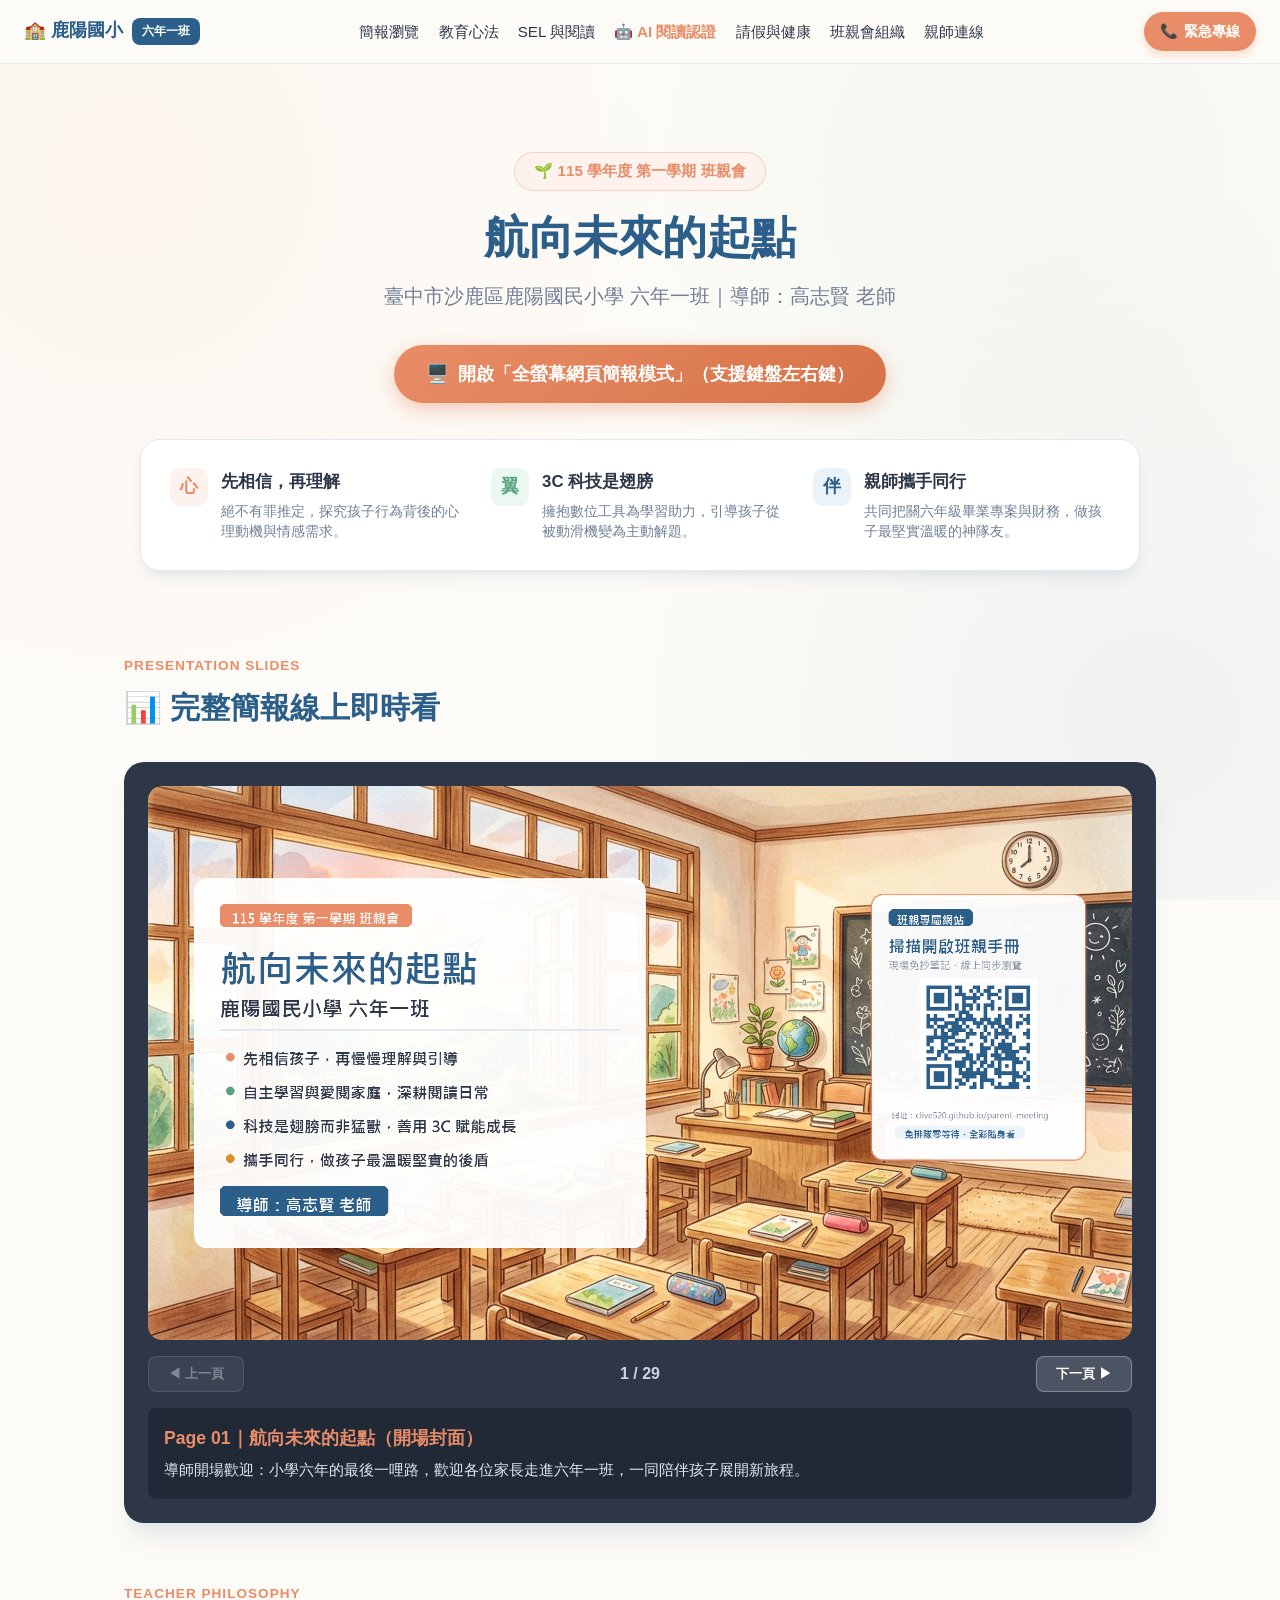
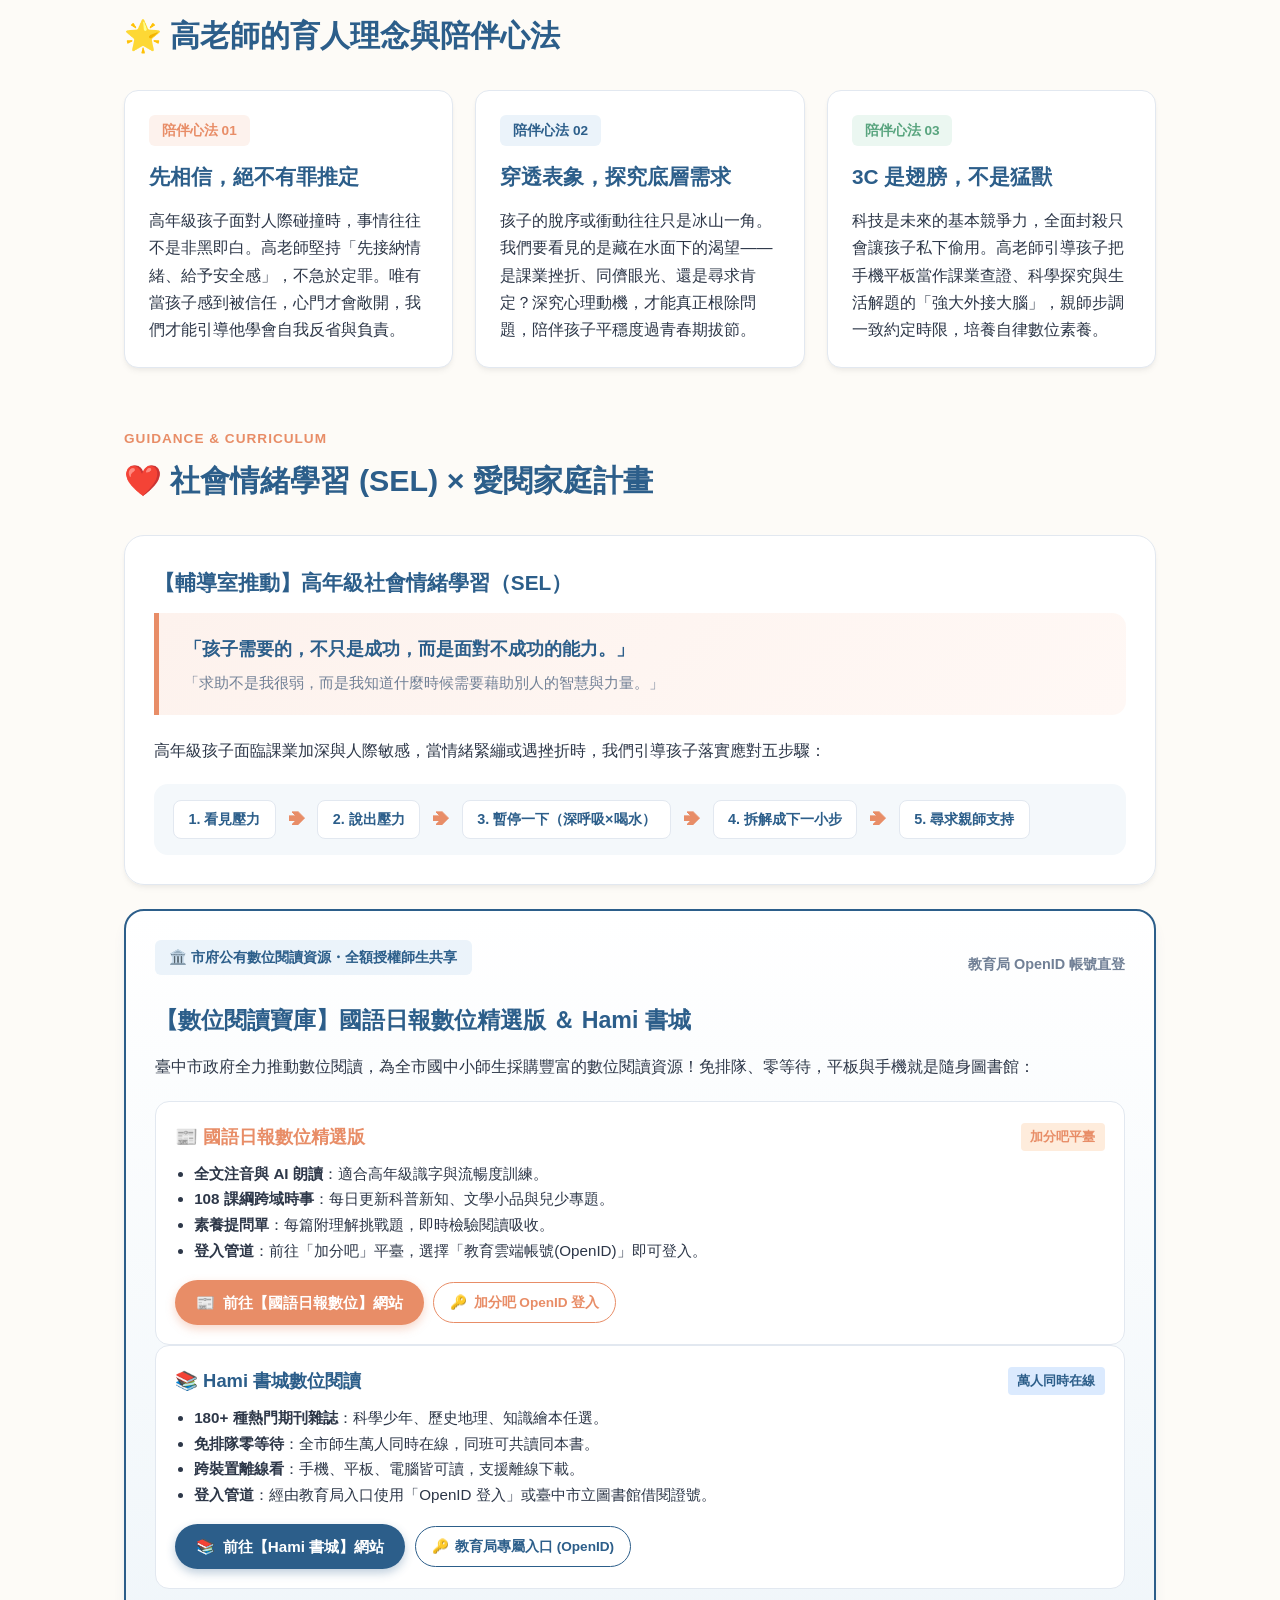
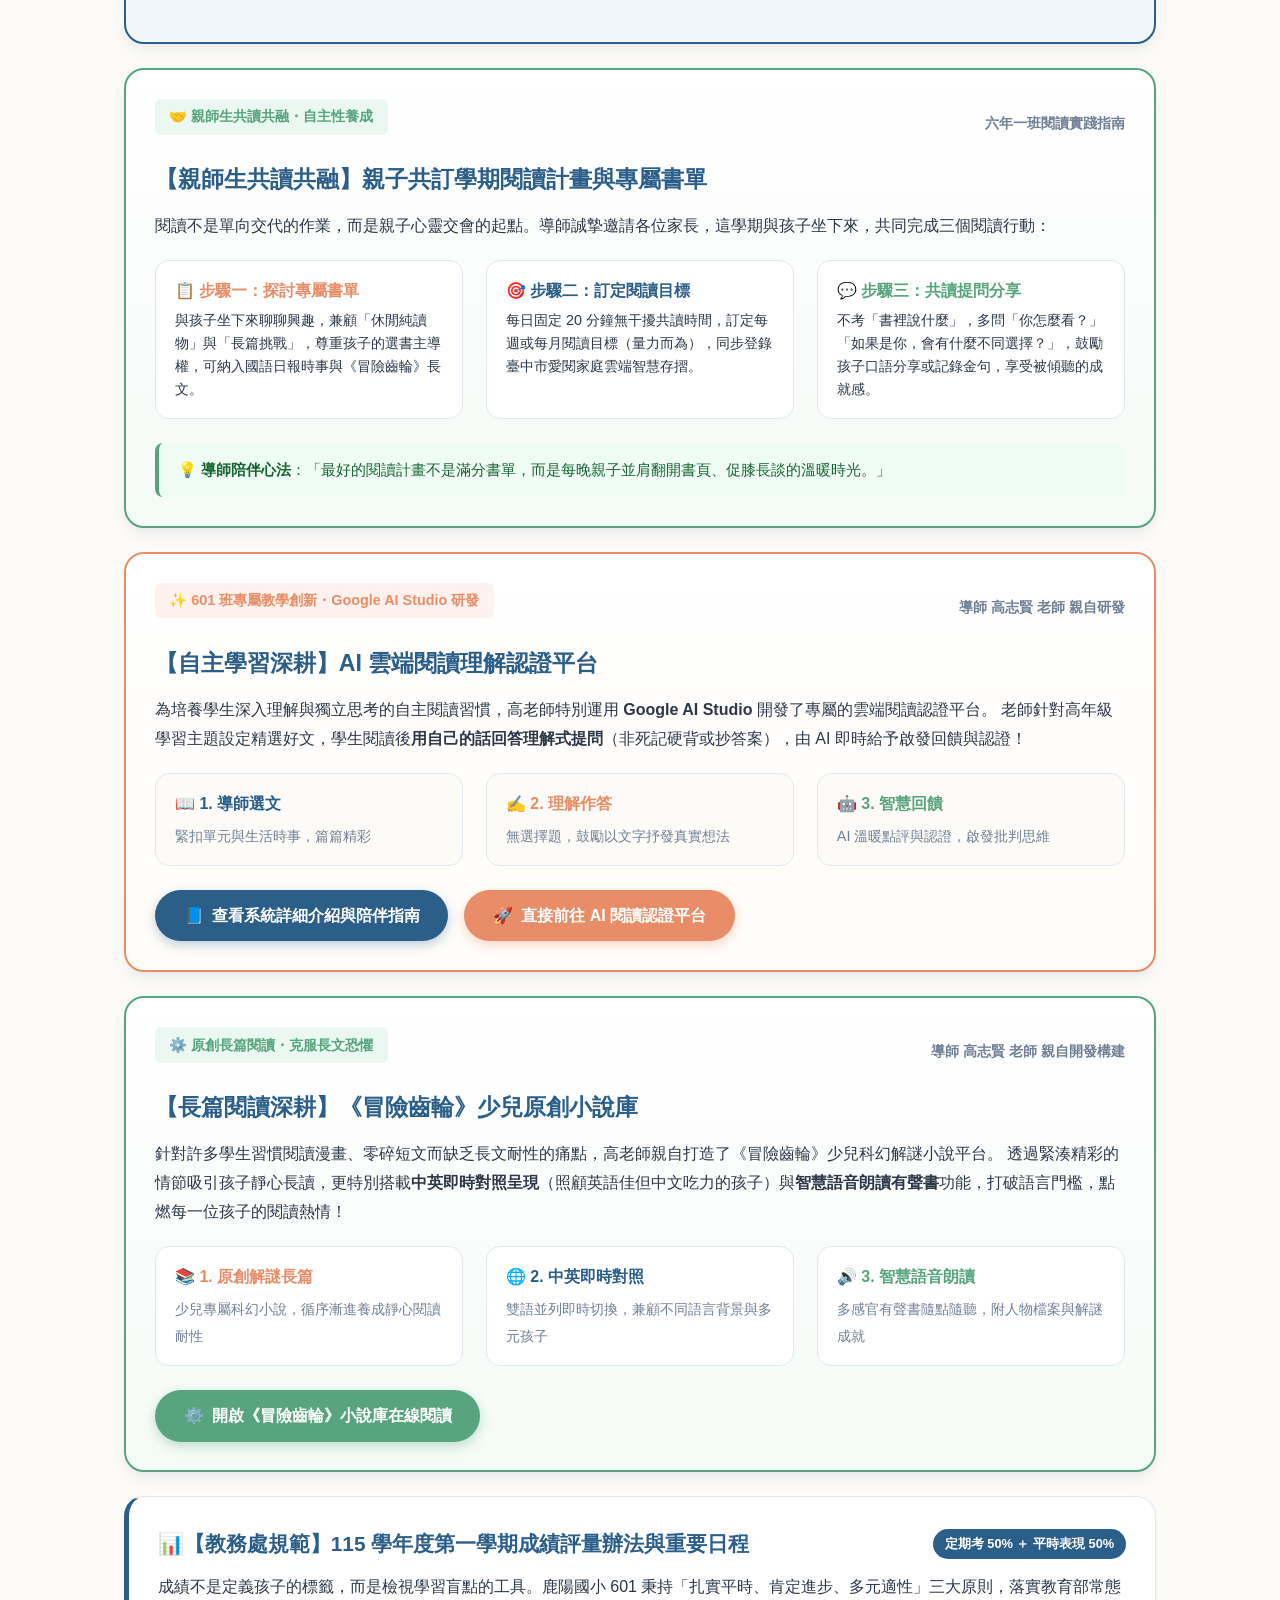
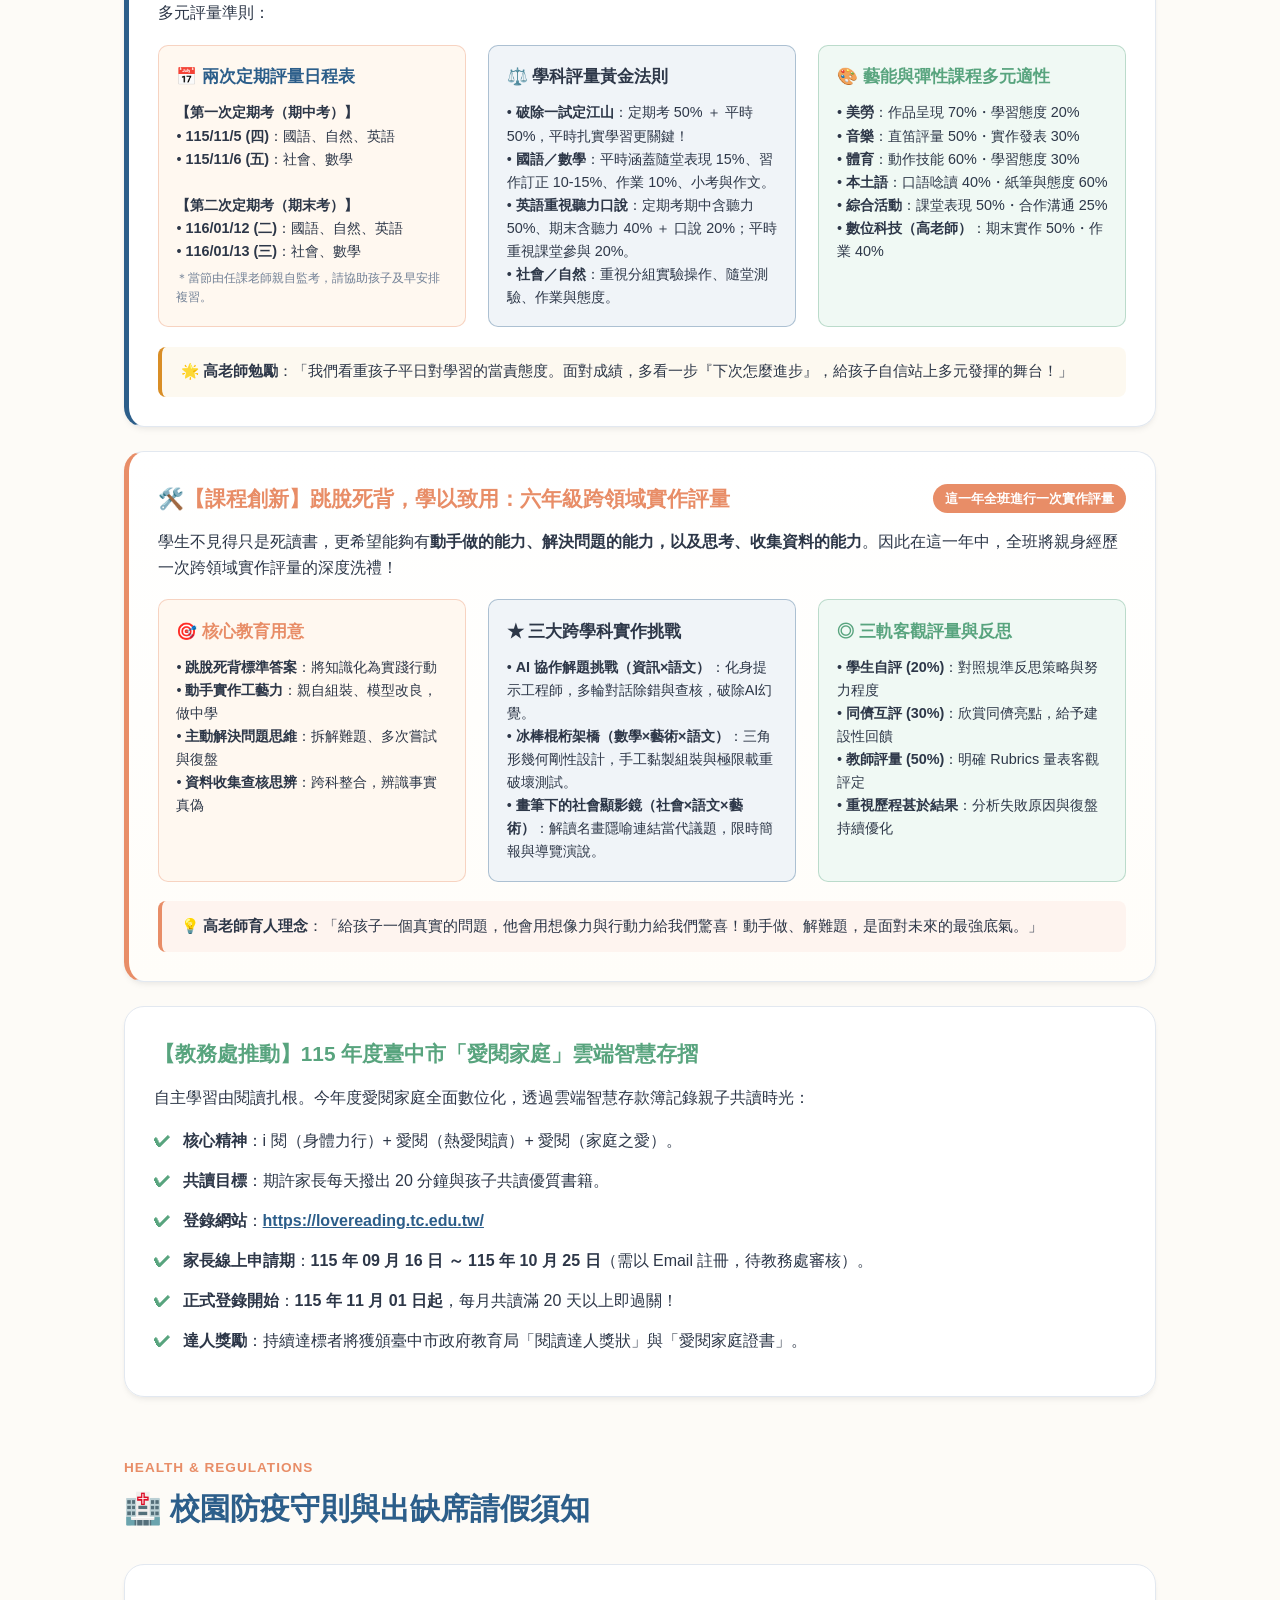
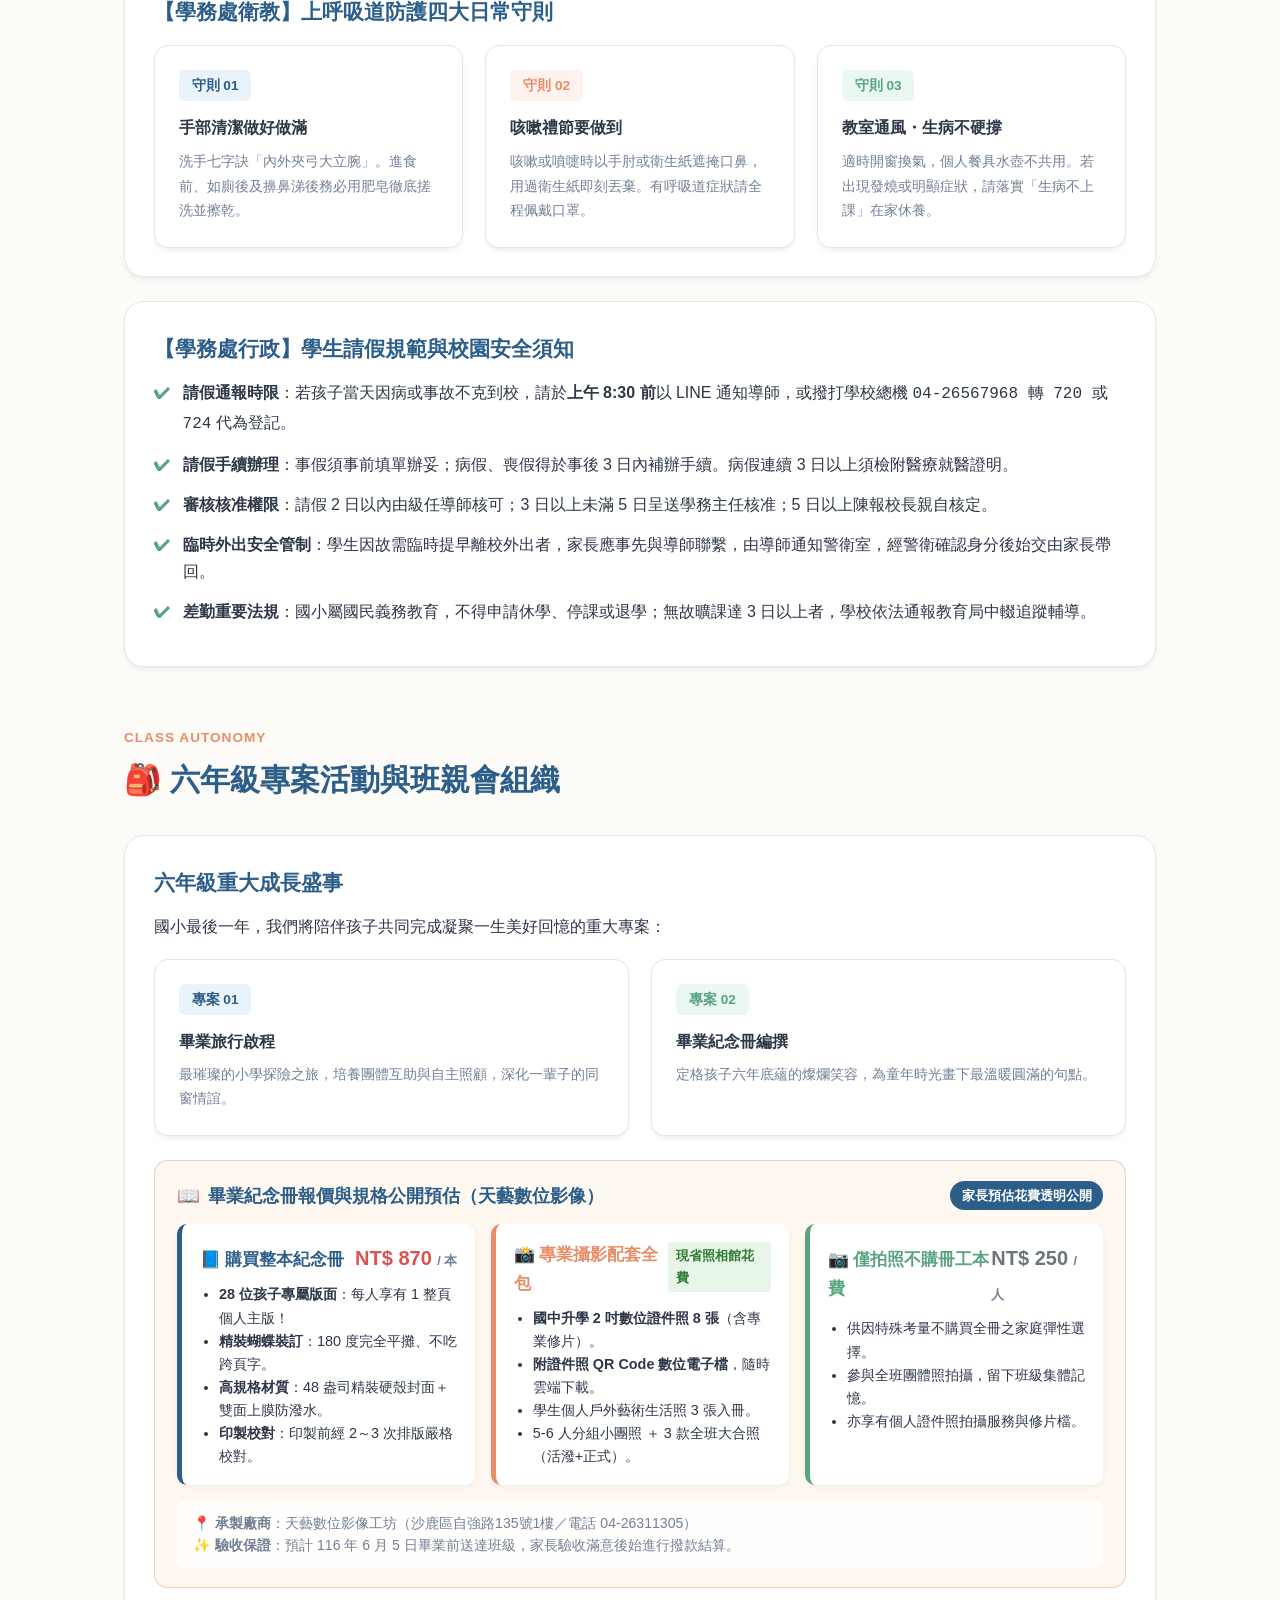
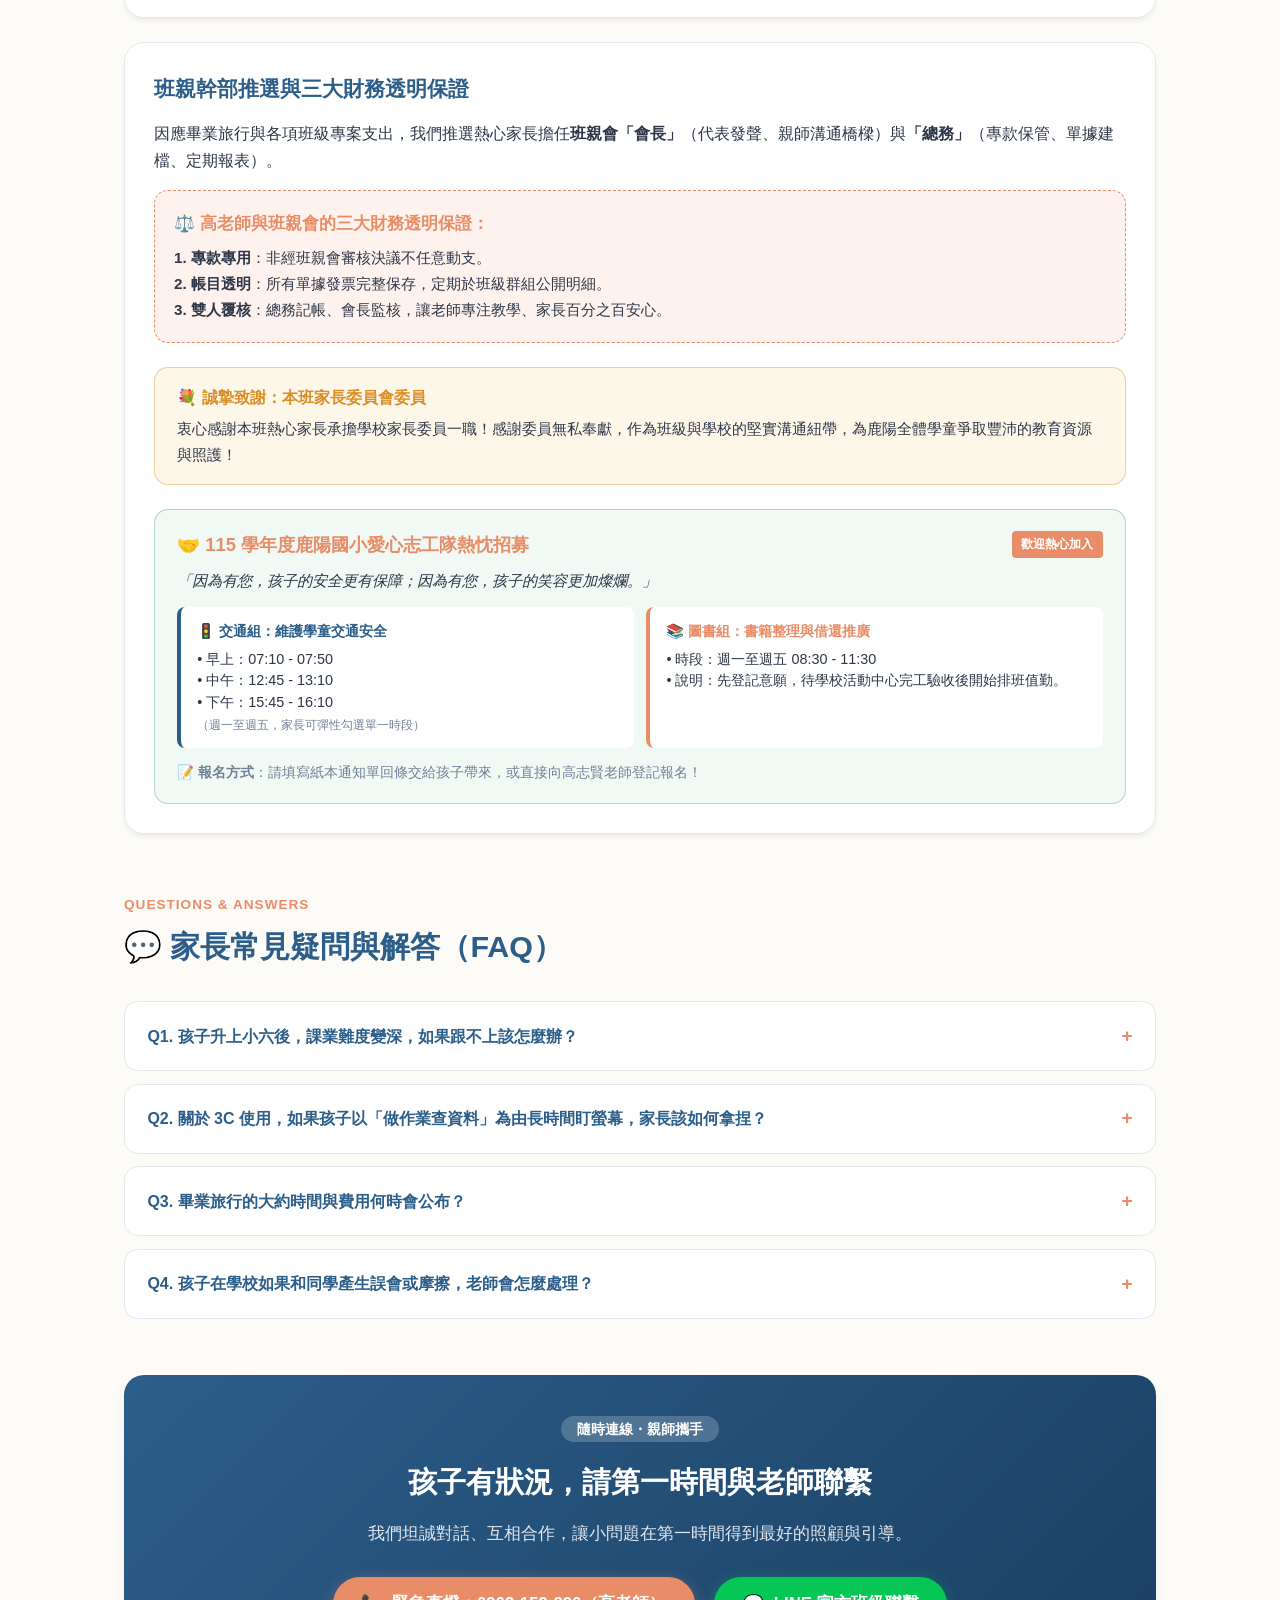
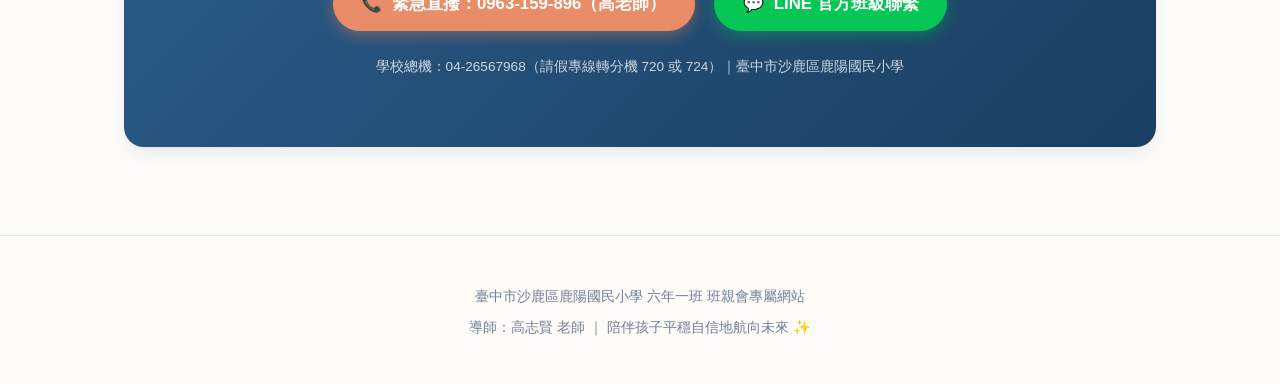
<file: index.html>
<!DOCTYPE html>
<html lang="zh-TW">
<head>
  <meta charset="UTF-8">
  <meta name="viewport" content="width=device-width, initial-scale=1.0">
  <title>航向未來的起點｜鹿陽國小 六年一班 班親會專屬網站</title>
  <link rel="stylesheet" href="style.css">
  <meta name="description" content="臺中市沙鹿區鹿陽國民小學 115 學年度六年一班班親會專屬家長指南。導師：高志賢老師。">
</head>
<body>

  <!-- Sticky Navbar -->
  <nav class="navbar">
    <div class="nav-brand">
      <span>🏫 鹿陽國小</span>
      <span class="nav-badge">六年一班</span>
    </div>
    <ul class="nav-links">
      <li><a href="#slides">簡報瀏覽</a></li>
      <li><a href="#philosophy">教育心法</a></li>
      <li><a href="#sel">SEL 與閱讀</a></li>
      <li><a href="reading-ai.html" style="color: var(--secondary); font-weight: 700;">🤖 AI 閱讀認證</a></li>
      <li><a href="#regulations">請假與健康</a></li>
      <li><a href="#finance">班親會組織</a></li>
      <li><a href="#contact">親師連線</a></li>
    </ul>
    <a href="tel:0963159896" class="btn-emergency">
      <span>📞</span>
      <span>緊急專線</span>
    </a>
  </nav>

  <div class="container">

    <!-- Hero Header -->
    <header class="hero">
      <span class="hero-tag">🌱 115 學年度 第一學期 班親會</span>
      <h1 class="hero-title">航向未來的起點</h1>
      <p class="hero-subtitle">臺中市沙鹿區鹿陽國民小學 六年一班｜導師：高志賢 老師</p>

      <div style="margin-bottom: 2.2rem;">
        <a href="presentation.html" target="_blank" style="display: inline-flex; align-items: center; gap: 0.6rem; background: linear-gradient(135deg, #E88D67 0%, #D67247 100%); color: #fff; text-decoration: none; padding: 0.85rem 2rem; border-radius: 50px; font-weight: 800; font-size: 1.15rem; box-shadow: 0 6px 20px rgba(232, 141, 103, 0.45); transition: transform 0.2s;">
          <span>🖥️</span>
          <span>開啟「全螢幕網頁簡報模式」（支援鍵盤左右鍵）</span>
        </a>
      </div>

      <div class="hero-card">
        <div class="hero-pillar">
          <div class="pillar-icon">心</div>
          <div class="pillar-content">
            <h4>先相信，再理解</h4>
            <p>絕不有罪推定，探究孩子行為背後的心理動機與情感需求。</p>
          </div>
        </div>
        <div class="hero-pillar">
          <div class="pillar-icon">翼</div>
          <div class="pillar-content">
            <h4>3C 科技是翅膀</h4>
            <p>擁抱數位工具為學習助力，引導孩子從被動滑機變為主動解題。</p>
          </div>
        </div>
        <div class="hero-pillar">
          <div class="pillar-icon">伴</div>
          <div class="pillar-content">
            <h4>親師攜手同行</h4>
            <p>共同把關六年級畢業專案與財務，做孩子最堅實溫暖的神隊友。</p>
          </div>
        </div>
      </div>
    </header>

    <!-- Interactive Slide Viewer Section -->
    <section id="slides" class="section">
      <div class="section-header">
        <span class="section-tag">Presentation Slides</span>
        <h2 class="section-title">📊 完整簡報線上即時看</h2>
      </div>

      <div class="slide-viewer-container">
        <div class="slide-frame">
          <img id="slide-viewer-img" src="assets/slides/01-cover.png" alt="班親會投影片">
        </div>
        <div class="viewer-controls">
          <button id="slide-prev" class="btn-nav">◀ 上一頁</button>
          <span id="slide-counter" class="slide-counter">1 / 29</span>
          <button id="slide-next" class="btn-nav">下一頁 ▶</button>
        </div>
        <div class="slide-caption-box">
          <strong id="slide-viewer-title" style="color: var(--secondary); font-size: 1.1rem;">Page 01｜航向未來的起點</strong>
          <p id="slide-viewer-note" style="margin-top: 0.4rem; color: #E2E8F0;">導師開場歡迎：小學六年的最後一哩路，歡迎各位家長走進六年一班，一同陪伴孩子展開新旅程。</p>
        </div>
      </div>
    </section>

    <!-- Philosophy Section -->
    <section id="philosophy" class="section">
      <div class="section-header">
        <span class="section-tag">Teacher Philosophy</span>
        <h2 class="section-title">🌟 高老師的育人理念與陪伴心法</h2>
      </div>

      <div class="grid-3">
        <div class="philosophy-card">
          <span class="card-badge badge-orange">陪伴心法 01</span>
          <h3 class="card-title">先相信，絕不有罪推定</h3>
          <p>高年級孩子面對人際碰撞時，事情往往不是非黑即白。高老師堅持「先接納情緒、給予安全感」，不急於定罪。唯有當孩子感到被信任，心門才會敞開，我們才能引導他學會自我反省與負責。</p>
        </div>
        <div class="philosophy-card">
          <span class="card-badge badge-blue">陪伴心法 02</span>
          <h3 class="card-title">穿透表象，探究底層需求</h3>
          <p>孩子的脫序或衝動往往只是冰山一角。我們要看見的是藏在水面下的渴望——是課業挫折、同儕眼光、還是尋求肯定？深究心理動機，才能真正根除問題，陪伴孩子平穩度過青春期拔節。</p>
        </div>
        <div class="philosophy-card">
          <span class="card-badge badge-green">陪伴心法 03</span>
          <h3 class="card-title">3C 是翅膀，不是猛獸</h3>
          <p>科技是未來的基本競爭力，全面封殺只會讓孩子私下偷用。高老師引導孩子把手機平板當作課業查證、科學探究與生活解題的「強大外接大腦」，親師步調一致約定時限，培養自律數位素養。</p>
        </div>
      </div>
    </section>

    <!-- SEL & Reading Section -->
    <section id="sel" class="section">
      <div class="section-header">
        <span class="section-tag">Guidance & Curriculum</span>
        <h2 class="section-title">❤️ 社會情緒學習 (SEL) × 愛閱家庭計畫</h2>
      </div>

      <div class="card">
        <h3 class="card-title">【輔導室推動】高年級社會情緒學習（SEL）</h3>
        
        <div class="quote-box">
          <p>「孩子需要的，不只是成功，而是面對不成功的能力。」</p>
          <span>「求助不是我很弱，而是我知道什麼時候需要藉助別人的智慧與力量。」</span>
        </div>

        <p style="margin-bottom: 1rem;">高年級孩子面臨課業加深與人際敏感，當情緒緊繃或遇挫折時，我們引導孩子落實應對五步驟：</p>
        <div class="sel-steps">
          <div class="step-item">1. 看見壓力</div>
          <span class="step-arrow">➔</span>
          <div class="step-item">2. 說出壓力</div>
          <span class="step-arrow">➔</span>
          <div class="step-item">3. 暫停一下（深呼吸×喝水）</div>
          <span class="step-arrow">➔</span>
          <div class="step-item">4. 拆解成下一小步</div>
          <span class="step-arrow">➔</span>
          <div class="step-item">5. 尋求親師支持</div>
        </div>
      </div>

      <!-- 臺中市政府數位閱讀寶庫：國語日報數位精選版 ＆ Hami 書城 -->
      <div class="card" style="border: 2px solid var(--primary); background: linear-gradient(180deg, #FFFFFF 0%, #F0F6FA 100%); box-shadow: var(--shadow-md);">
        <div style="display: flex; justify-content: space-between; align-items: center; flex-wrap: wrap; gap: 0.8rem; margin-bottom: 0.8rem;">
          <span class="card-badge badge-blue" style="font-size: 0.9rem; padding: 0.35rem 0.9rem;">🏛️ 市府公有數位閱讀資源・全額授權師生共享</span>
          <span style="font-size: 0.9rem; color: var(--text-muted); font-weight: bold;">教育局 OpenID 帳號直登</span>
        </div>
        <h3 class="card-title" style="color: var(--primary); font-size: 1.45rem;">【數位閱讀寶庫】國語日報數位精選版 ＆ Hami 書城</h3>
        <p style="margin-bottom: 1.2rem; line-height: 1.8; color: var(--text-dark);">
          臺中市政府全力推動數位閱讀，為全市國中小師生採購豐富的數位閱讀資源！免排隊、零等待，平板與手機就是隨身圖書館：
        </p>

        <div class="grid-2" style="margin-bottom: 1.5rem;">
          <div style="background: #FFF; padding: 1.2rem; border-radius: var(--radius-md); border: 1px solid var(--card-border);">
            <div style="display: flex; align-items: center; justify-content: space-between; margin-bottom: 0.5rem;">
              <strong style="color: var(--secondary); font-size: 1.15rem;">📰 國語日報數位精選版</strong>
              <span style="font-size: 0.8rem; background: #FEECDC; color: var(--secondary); padding: 0.2rem 0.6rem; border-radius: 4px; font-weight: bold;">加分吧平臺</span>
            </div>
            <ul style="margin: 0.5rem 0 1rem 1.2rem; line-height: 1.7; color: var(--text-dark); font-size: 0.95rem;">
              <li><strong>全文注音與 AI 朗讀</strong>：適合高年級識字與流暢度訓練。</li>
              <li><strong>108 課綱跨域時事</strong>：每日更新科普新知、文學小品與兒少專題。</li>
              <li><strong>素養提問單</strong>：每篇附理解挑戰題，即時檢驗閱讀吸收。</li>
              <li><strong>登入管道</strong>：前往「加分吧」平臺，選擇「教育雲端帳號(OpenID)」即可登入。</li>
            </ul>
            <div style="display: flex; gap: 0.6rem; flex-wrap: wrap; align-items: center;">
              <a href="https://mdnereading.mdnkids.com/" target="_blank" style="display: inline-flex; align-items: center; gap: 0.5rem; background: var(--secondary); color: #fff; text-decoration: none; padding: 0.6rem 1.3rem; border-radius: 50px; font-weight: bold; font-size: 0.95rem; box-shadow: 0 4px 10px rgba(232, 141, 103, 0.35); transition: transform 0.2s;">
                <span>📰</span> 前往【國語日報數位】網站
              </a>
              <a href="https://premium.learnmode.net/course/86" target="_blank" style="display: inline-flex; align-items: center; gap: 0.4rem; background: #FFF; color: var(--secondary); border: 1px solid var(--secondary); text-decoration: none; padding: 0.5rem 1rem; border-radius: 50px; font-weight: 600; font-size: 0.85rem;">
                <span>🔑</span> 加分吧 OpenID 登入
              </a>
            </div>
          </div>

          <div style="background: #FFF; padding: 1.2rem; border-radius: var(--radius-md); border: 1px solid var(--card-border);">
            <div style="display: flex; align-items: center; justify-content: space-between; margin-bottom: 0.5rem;">
              <strong style="color: var(--primary); font-size: 1.15rem;">📚 Hami 書城數位閱讀</strong>
              <span style="font-size: 0.8rem; background: #DBEAFE; color: var(--primary); padding: 0.2rem 0.6rem; border-radius: 4px; font-weight: bold;">萬人同時在線</span>
            </div>
            <ul style="margin: 0.5rem 0 1rem 1.2rem; line-height: 1.7; color: var(--text-dark); font-size: 0.95rem;">
              <li><strong>180+ 種熱門期刊雜誌</strong>：科學少年、歷史地理、知識繪本任選。</li>
              <li><strong>免排隊零等待</strong>：全市師生萬人同時在線，同班可共讀同本書。</li>
              <li><strong>跨裝置離線看</strong>：手機、平板、電腦皆可讀，支援離線下載。</li>
              <li><strong>登入管道</strong>：經由教育局入口使用「OpenID 登入」或臺中市立圖書館借閱證號。</li>
            </ul>
            <div style="display: flex; gap: 0.6rem; flex-wrap: wrap; align-items: center;">
              <a href="https://www.hamibook.com.tw/Homes/book" target="_blank" style="display: inline-flex; align-items: center; gap: 0.5rem; background: var(--primary); color: #fff; text-decoration: none; padding: 0.6rem 1.3rem; border-radius: 50px; font-weight: bold; font-size: 0.95rem; box-shadow: 0 4px 10px rgba(44, 94, 138, 0.3); transition: transform 0.2s;">
                <span>📚</span> 前往【Hami 書城】網站
              </a>
              <a href="https://api.kollect.com.tw/B2C/edu/entrance" target="_blank" style="display: inline-flex; align-items: center; gap: 0.4rem; background: #FFF; color: var(--primary); border: 1px solid var(--primary); text-decoration: none; padding: 0.5rem 1rem; border-radius: 50px; font-weight: 600; font-size: 0.85rem;">
                <span>🔑</span> 教育局專屬入口 (OpenID)
              </a>
            </div>
          </div>
        </div>
      </div>

      <!-- 親子共訂學期閱讀計畫與專屬書單 -->
      <div class="card" style="border: 2px solid var(--accent); background: linear-gradient(180deg, #FFFFFF 0%, #F5FBF7 100%); box-shadow: var(--shadow-md);">
        <div style="display: flex; justify-content: space-between; align-items: center; flex-wrap: wrap; gap: 0.8rem; margin-bottom: 0.8rem;">
          <span class="card-badge badge-green" style="font-size: 0.9rem; padding: 0.35rem 0.9rem;">🤝 親師生共讀共融・自主性養成</span>
          <span style="font-size: 0.9rem; color: var(--text-muted); font-weight: bold;">六年一班閱讀實踐指南</span>
        </div>
        <h3 class="card-title" style="color: var(--primary); font-size: 1.45rem;">【親師生共讀共融】親子共訂學期閱讀計畫與專屬書單</h3>
        <p style="margin-bottom: 1.2rem; line-height: 1.8; color: var(--text-dark);">
          閱讀不是單向交代的作業，而是親子心靈交會的起點。導師誠摯邀請各位家長，這學期與孩子坐下來，共同完成三個閱讀行動：
        </p>

        <div class="grid-3" style="margin-bottom: 1.5rem;">
          <div style="background: #FFF; padding: 1rem 1.2rem; border-radius: var(--radius-md); border: 1px solid var(--card-border);">
            <strong style="color: var(--secondary); display: block; margin-bottom: 0.3rem;">📋 步驟一：探討專屬書單</strong>
            <span style="font-size: 0.9rem; color: var(--text-dark); line-height: 1.6; display: block;">
              與孩子坐下來聊聊興趣，兼顧「休閒純讀物」與「長篇挑戰」，尊重孩子的選書主導權，可納入國語日報時事與《冒險齒輪》長文。
            </span>
          </div>
          <div style="background: #FFF; padding: 1rem 1.2rem; border-radius: var(--radius-md); border: 1px solid var(--card-border);">
            <strong style="color: var(--primary); display: block; margin-bottom: 0.3rem;">🎯 步驟二：訂定閱讀目標</strong>
            <span style="font-size: 0.9rem; color: var(--text-dark); line-height: 1.6; display: block;">
              每日固定 20 分鐘無干擾共讀時間，訂定每週或每月閱讀目標（量力而為），同步登錄臺中市愛閱家庭雲端智慧存摺。
            </span>
          </div>
          <div style="background: #FFF; padding: 1rem 1.2rem; border-radius: var(--radius-md); border: 1px solid var(--card-border);">
            <strong style="color: var(--accent); display: block; margin-bottom: 0.3rem;">💬 步驟三：共讀提問分享</strong>
            <span style="font-size: 0.9rem; color: var(--text-dark); line-height: 1.6; display: block;">
              不考「書裡說什麼」，多問「你怎麼看？」「如果是你，會有什麼不同選擇？」，鼓勵孩子口語分享或記錄金句，享受被傾聽的成就感。
            </span>
          </div>
        </div>

        <div style="background: #F0FDF4; padding: 0.9rem 1.2rem; border-radius: 8px; border-left: 4px solid var(--accent); font-size: 0.95rem; color: #166534;">
          💡 <strong>導師陪伴心法</strong>：「最好的閱讀計畫不是滿分書單，而是每晚親子並肩翻開書頁、促膝長談的溫暖時光。」
        </div>
      </div>

      <!-- 601 班專屬 AI 閱讀認證創新系統 -->
      <div class="card" style="border: 2px solid var(--secondary); background: linear-gradient(180deg, #FFFFFF 0%, #FFFDF9 100%); box-shadow: var(--shadow-md);">
        <div style="display: flex; justify-content: space-between; align-items: center; flex-wrap: wrap; gap: 0.8rem; margin-bottom: 0.8rem;">
          <span class="card-badge badge-orange" style="font-size: 0.9rem; padding: 0.35rem 0.9rem;">✨ 601 班專屬教學創新・Google AI Studio 研發</span>
          <span style="font-size: 0.9rem; color: var(--text-muted); font-weight: bold;">導師 高志賢 老師 親自研發</span>
        </div>
        <h3 class="card-title" style="color: var(--primary); font-size: 1.45rem;">【自主學習深耕】AI 雲端閱讀理解認證平台</h3>
        <p style="margin-bottom: 1.2rem; line-height: 1.8; color: var(--text-dark);">
          為培養學生深入理解與獨立思考的自主閱讀習慣，高老師特別運用 <strong>Google AI Studio</strong> 開發了專屬的雲端閱讀認證平台。
          老師針對高年級學習主題設定精選好文，學生閱讀後<strong>用自己的話回答理解式提問</strong>（非死記硬背或抄答案），由 AI 即時給予啟發回饋與認證！
        </p>

        <div class="grid-3" style="margin-bottom: 1.5rem;">
          <div style="background: #FDFBF7; padding: 1rem 1.2rem; border-radius: var(--radius-md); border: 1px solid var(--card-border);">
            <strong style="color: var(--primary); display: block; margin-bottom: 0.3rem;">📖 1. 導師選文</strong>
            <span style="font-size: 0.9rem; color: var(--text-muted);">緊扣單元與生活時事，篇篇精彩</span>
          </div>
          <div style="background: #FDFBF7; padding: 1rem 1.2rem; border-radius: var(--radius-md); border: 1px solid var(--card-border);">
            <strong style="color: var(--secondary); display: block; margin-bottom: 0.3rem;">✍️ 2. 理解作答</strong>
            <span style="font-size: 0.9rem; color: var(--text-muted);">無選擇題，鼓勵以文字抒發真實想法</span>
          </div>
          <div style="background: #FDFBF7; padding: 1rem 1.2rem; border-radius: var(--radius-md); border: 1px solid var(--card-border);">
            <strong style="color: var(--accent); display: block; margin-bottom: 0.3rem;">🤖 3. 智慧回饋</strong>
            <span style="font-size: 0.9rem; color: var(--text-muted);">AI 溫暖點評與認證，啟發批判思維</span>
          </div>
        </div>

        <div style="display: flex; gap: 1rem; flex-wrap: wrap; align-items: center;">
          <a href="reading-ai.html" style="display: inline-flex; align-items: center; gap: 0.5rem; background: var(--primary); color: #fff; text-decoration: none; padding: 0.75rem 1.8rem; border-radius: 50px; font-weight: bold; font-size: 1rem; transition: transform 0.2s; box-shadow: 0 4px 12px rgba(44, 94, 138, 0.3);">
            <span>📘</span>
            <span>查看系統詳細介紹與陪伴指南</span>
          </a>
          <a href="https://aistudio.google.com/apps/aad78bb7-a309-4442-9345-66ae97383dd6?fullscreenApplet=true&showPreview=true&showAssistant=true" target="_blank" style="display: inline-flex; align-items: center; gap: 0.5rem; background: var(--secondary); color: #fff; text-decoration: none; padding: 0.75rem 1.8rem; border-radius: 50px; font-weight: bold; font-size: 1rem; transition: transform 0.2s; box-shadow: 0 4px 12px rgba(232, 141, 103, 0.35);">
            <span>🚀</span>
            <span>直接前往 AI 閱讀認證平台</span>
          </a>
        </div>
      </div>

      <!-- 601 班專屬《冒險齒輪》少兒長篇原創小說庫 -->
      <div class="card" style="border: 2px solid var(--accent); background: linear-gradient(180deg, #FFFFFF 0%, #F5FBF7 100%); box-shadow: var(--shadow-md);">
        <div style="display: flex; justify-content: space-between; align-items: center; flex-wrap: wrap; gap: 0.8rem; margin-bottom: 0.8rem;">
          <span class="card-badge badge-green" style="font-size: 0.9rem; padding: 0.35rem 0.9rem;">⚙️ 原創長篇閱讀・克服長文恐懼</span>
          <span style="font-size: 0.9rem; color: var(--text-muted); font-weight: bold;">導師 高志賢 老師 親自開發構建</span>
        </div>
        <h3 class="card-title" style="color: var(--primary); font-size: 1.45rem;">【長篇閱讀深耕】《冒險齒輪》少兒原創小說庫</h3>
        <p style="margin-bottom: 1.2rem; line-height: 1.8; color: var(--text-dark);">
          針對許多學生習慣閱讀漫畫、零碎短文而缺乏長文耐性的痛點，高老師親自打造了《冒險齒輪》少兒科幻解謎小說平台。
          透過緊湊精彩的情節吸引孩子靜心長讀，更特別搭載<strong>中英即時對照呈現</strong>（照顧英語佳但中文吃力的孩子）與<strong>智慧語音朗讀有聲書</strong>功能，打破語言門檻，點燃每一位孩子的閱讀熱情！
        </p>

        <div class="grid-3" style="margin-bottom: 1.5rem;">
          <div style="background: #FFF; padding: 1rem 1.2rem; border-radius: var(--radius-md); border: 1px solid var(--card-border);">
            <strong style="color: var(--secondary); display: block; margin-bottom: 0.3rem;">📚 1. 原創解謎長篇</strong>
            <span style="font-size: 0.9rem; color: var(--text-muted);">少兒專屬科幻小說，循序漸進養成靜心閱讀耐性</span>
          </div>
          <div style="background: #FFF; padding: 1rem 1.2rem; border-radius: var(--radius-md); border: 1px solid var(--card-border);">
            <strong style="color: var(--primary); display: block; margin-bottom: 0.3rem;">🌐 2. 中英即時對照</strong>
            <span style="font-size: 0.9rem; color: var(--text-muted);">雙語並列即時切換，兼顧不同語言背景與多元孩子</span>
          </div>
          <div style="background: #FFF; padding: 1rem 1.2rem; border-radius: var(--radius-md); border: 1px solid var(--card-border);">
            <strong style="color: var(--accent); display: block; margin-bottom: 0.3rem;">🔊 3. 智慧語音朗讀</strong>
            <span style="font-size: 0.9rem; color: var(--text-muted);">多感官有聲書隨點隨聽，附人物檔案與解謎成就</span>
          </div>
        </div>

        <div style="display: flex; gap: 1rem; flex-wrap: wrap; align-items: center;">
          <a href="https://clive520.github.io/gearnovel/" target="_blank" style="display: inline-flex; align-items: center; gap: 0.5rem; background: var(--accent); color: #fff; text-decoration: none; padding: 0.75rem 1.8rem; border-radius: 50px; font-weight: bold; font-size: 1rem; transition: transform 0.2s; box-shadow: 0 4px 12px rgba(88, 164, 126, 0.35);">
            <span>⚙️</span>
            <span>開啟《冒險齒輪》小說庫在線閱讀</span>
          </a>
        </div>
      </div>

      <!-- 115 學年度第一學期成績評量辦法 -->
      <div class="card" style="border-left: 5px solid var(--primary);">
        <div style="display: flex; align-items: center; justify-content: space-between; flex-wrap: wrap; gap: 0.5rem; margin-bottom: 0.8rem;">
          <h3 class="card-title" style="color: var(--primary); margin: 0;">
            📊【教務處規範】115 學年度第一學期成績評量辦法與重要日程
          </h3>
          <span style="background: var(--primary); color: #fff; font-size: 0.8rem; padding: 0.25rem 0.75rem; border-radius: 20px; font-weight: bold;">
            定期考 50% ＋ 平時表現 50%
          </span>
        </div>

        <p style="margin-bottom: 1.2rem; color: var(--text-dark); line-height: 1.6;">
          成績不是定義孩子的標籤，而是檢視學習盲點的工具。鹿陽國小 601 秉持「扎實平時、肯定進步、多元適性」三大原則，落實教育部常態多元評量準則：
        </p>

        <div class="grid-3" style="margin-bottom: 1.2rem;">
          <!-- Column 1: 評量時程 -->
          <div style="background: #FFF8F0; padding: 1.1rem; border-radius: 10px; border: 1px solid rgba(232, 141, 103, 0.35);">
            <strong style="color: var(--primary); font-size: 1.05rem; display: block; margin-bottom: 0.6rem;">📅 兩次定期評量日程表</strong>
            <div style="font-size: 0.9rem; color: var(--text-dark); line-height: 1.6;">
              <strong style="color: var(--navy);">【第一次定期考（期中考）】</strong><br>
              • <strong>115/11/5 (四)</strong>：國語、自然、英語<br>
              • <strong>115/11/6 (五)</strong>：社會、數學<br><br>
              <strong style="color: var(--navy);">【第二次定期考（期末考）】</strong><br>
              • <strong>116/01/12 (二)</strong>：國語、自然、英語<br>
              • <strong>116/01/13 (三)</strong>：社會、數學<br>
              <small style="color: var(--text-muted); display: block; margin-top: 0.4rem;">＊當節由任課老師親自監考，請協助孩子及早安排複習。</small>
            </div>
          </div>

          <!-- Column 2: 計分黃金法則 -->
          <div style="background: #F0F4F8; padding: 1.1rem; border-radius: 10px; border: 1px solid rgba(44, 94, 138, 0.35);">
            <strong style="color: var(--navy); font-size: 1.05rem; display: block; margin-bottom: 0.6rem;">⚖️ 學科評量黃金法則</strong>
            <div style="font-size: 0.9rem; color: var(--text-dark); line-height: 1.6;">
              • <strong>破除一試定江山</strong>：定期考 50% ＋ 平時 50%，平時扎實學習更關鍵！<br>
              • <strong>國語／數學</strong>：平時涵蓋隨堂表現 15%、習作訂正 10-15%、作業 10%、小考與作文。<br>
              • <strong>英語重視聽力口說</strong>：定期考期中含聽力 50%、期末含聽力 40% ＋ 口說 20%；平時重視課堂參與 20%。<br>
              • <strong>社會／自然</strong>：重視分組實驗操作、隨堂測驗、作業與態度。
            </div>
          </div>

          <!-- Column 3: 多元適性 -->
          <div style="background: #F0F9F4; padding: 1.1rem; border-radius: 10px; border: 1px solid rgba(88, 164, 126, 0.35);">
            <strong style="color: var(--accent); font-size: 1.05rem; display: block; margin-bottom: 0.6rem;">🎨 藝能與彈性課程多元適性</strong>
            <div style="font-size: 0.9rem; color: var(--text-dark); line-height: 1.6;">
              • <strong>美勞</strong>：作品呈現 70%・學習態度 20%<br>
              • <strong>音樂</strong>：直笛評量 50%・實作發表 30%<br>
              • <strong>體育</strong>：動作技能 60%・學習態度 30%<br>
              • <strong>本土語</strong>：口語唸讀 40%・紙筆與態度 60%<br>
              • <strong>綜合活動</strong>：課堂表現 50%・合作溝通 25%<br>
              • <strong>數位科技（高老師）</strong>：期末實作 50%・作業 40%
            </div>
          </div>
        </div>

        <div style="background: rgba(253, 247, 234, 0.7); padding: 0.8rem 1.2rem; border-radius: 8px; border-left: 4px solid var(--gold); font-size: 0.92rem; color: var(--text-dark);">
          🌟 <strong>高老師勉勵</strong>：「我們看重孩子平日對學習的當責態度。面對成績，多看一步『下次怎麼進步』，給孩子自信站上多元發揮的舞台！」
        </div>
      </div>


      <!-- 六年級跨領域實作評量 -->
      <div class="card" style="border-left: 5px solid var(--secondary); background: linear-gradient(180deg, #FFFFFF 0%, #FFFDF9 100%);">
        <div style="display: flex; align-items: center; justify-content: space-between; flex-wrap: wrap; gap: 0.5rem; margin-bottom: 0.8rem;">
          <h3 class="card-title" style="color: var(--secondary); margin: 0;">
            🛠️【課程創新】跳脫死背，學以致用：六年級跨領域實作評量
          </h3>
          <span style="background: var(--secondary); color: #fff; font-size: 0.8rem; padding: 0.25rem 0.75rem; border-radius: 20px; font-weight: bold;">
            這一年全班進行一次實作評量
          </span>
        </div>

        <p style="margin-bottom: 1.2rem; color: var(--text-dark); line-height: 1.6;">
          學生不見得只是死讀書，更希望能夠有<strong>動手做的能力、解決問題的能力，以及思考、收集資料的能力</strong>。因此在這一年中，全班將親身經歷一次跨領域實作評量的深度洗禮！
        </p>

        <div class="grid-3" style="margin-bottom: 1.2rem;">
          <!-- Task 1: 核心教育用意 -->
          <div style="background: #FFF8F0; padding: 1.1rem; border-radius: 10px; border: 1px solid rgba(232, 141, 103, 0.35);">
            <strong style="color: var(--secondary); font-size: 1.05rem; display: block; margin-bottom: 0.6rem;">🎯 核心教育用意</strong>
            <div style="font-size: 0.9rem; color: var(--text-dark); line-height: 1.6;">
              • <strong>跳脫死背標準答案</strong>：將知識化為實踐行動<br>
              • <strong>動手實作工藝力</strong>：親自組裝、模型改良，做中學<br>
              • <strong>主動解決問題思維</strong>：拆解難題、多次嘗試與復盤<br>
              • <strong>資料收集查核思辨</strong>：跨科整合，辨識事實真偽
            </div>
          </div>

          <!-- Task 2: 三大跨學科任務 -->
          <div style="background: #F0F4F8; padding: 1.1rem; border-radius: 10px; border: 1px solid rgba(44, 94, 138, 0.35);">
            <strong style="color: var(--navy); font-size: 1.05rem; display: block; margin-bottom: 0.6rem;">★ 三大跨學科實作挑戰</strong>
            <div style="font-size: 0.9rem; color: var(--text-dark); line-height: 1.6;">
              • <strong>AI 協作解題挑戰（資訊×語文）</strong>：化身提示工程師，多輪對話除錯與查核，破除AI幻覺。<br>
              • <strong>冰棒棍桁架橋（數學×藝術×語文）</strong>：三角形幾何剛性設計，手工黏製組裝與極限載重破壞測試。<br>
              • <strong>畫筆下的社會顯影鏡（社會×語文×藝術）</strong>：解讀名畫隱喻連結當代議題，限時簡報與導覽演說。
            </div>
          </div>

          <!-- Task 3: 三軌結構化評量 -->
          <div style="background: #F0F9F4; padding: 1.1rem; border-radius: 10px; border: 1px solid rgba(88, 164, 126, 0.35);">
            <strong style="color: var(--accent); font-size: 1.05rem; display: block; margin-bottom: 0.6rem;">◎ 三軌客觀評量與反思</strong>
            <div style="font-size: 0.9rem; color: var(--text-dark); line-height: 1.6;">
              • <strong>學生自評 (20%)</strong>：對照規準反思策略與努力程度<br>
              • <strong>同儕互評 (30%)</strong>：欣賞同儕亮點，給予建設性回饋<br>
              • <strong>教師評量 (50%)</strong>：明確 Rubrics 量表客觀評定<br>
              • <strong>重視歷程甚於結果</strong>：分析失敗原因與復盤持續優化
            </div>
          </div>
        </div>

        <div style="background: rgba(254, 243, 238, 0.85); padding: 0.8rem 1.2rem; border-radius: 8px; border-left: 4px solid var(--secondary); font-size: 0.92rem; color: var(--text-dark);">
          💡 <strong>高老師育人理念</strong>：「給孩子一個真實的問題，他會用想像力與行動力給我們驚喜！動手做、解難題，是面對未來的最強底氣。」
        </div>
      </div>

      <div class="card">
        <h3 class="card-title" style="color: var(--accent);">【教務處推動】115 年度臺中市「愛閱家庭」雲端智慧存摺</h3>
        <p style="margin-bottom: 1rem;">自主學習由閱讀扎根。今年度愛閱家庭全面數位化，透過雲端智慧存款簿記錄親子共讀時光：</p>
        
        <ul class="check-list">
          <li><strong>核心精神</strong>：i 閱（身體力行）+ 愛閱（熱愛閱讀）+ 愛閱（家庭之愛）。</li>
          <li><strong>共讀目標</strong>：期許家長每天撥出 20 分鐘與孩子共讀優質書籍。</li>
          <li><strong>登錄網站</strong>：<a href="https://lovereading.tc.edu.tw/" target="_blank" style="color: var(--primary); font-weight: bold;">https://lovereading.tc.edu.tw/</a></li>
          <li><strong>家長線上申請期</strong>：<strong>115 年 09 月 16 日 ～ 115 年 10 月 25 日</strong>（需以 Email 註冊，待教務處審核）。</li>
          <li><strong>正式登錄開始</strong>：<strong>115 年 11 月 01 日起</strong>，每月共讀滿 20 天以上即過關！</li>
          <li><strong>達人獎勵</strong>：持續達標者將獲頒臺中市政府教育局「閱讀達人獎狀」與「愛閱家庭證書」。</li>
        </ul>
      </div>
    </section>

    <!-- Health & Attendance Regulations -->
    <section id="regulations" class="section">
      <div class="section-header">
        <span class="section-tag">Health & Regulations</span>
        <h2 class="section-title">🏥 校園防疫守則與出缺席請假須知</h2>
      </div>

      <div class="card">
        <h3 class="card-title">【學務處衛教】上呼吸道防護四大日常守則</h3>
        <div class="grid-3" style="margin-top: 1rem;">
          <div class="philosophy-card">
            <span class="card-badge badge-blue">守則 01</span>
            <h4 style="margin-bottom: 0.5rem;">手部清潔做好做滿</h4>
            <p style="font-size: 0.9rem; color: var(--text-muted);">洗手七字訣「內外夾弓大立腕」。進食前、如廁後及擤鼻涕後務必用肥皂徹底搓洗並擦乾。</p>
          </div>
          <div class="philosophy-card">
            <span class="card-badge badge-orange">守則 02</span>
            <h4 style="margin-bottom: 0.5rem;">咳嗽禮節要做到</h4>
            <p style="font-size: 0.9rem; color: var(--text-muted);">咳嗽或噴嚏時以手肘或衛生紙遮掩口鼻，用過衛生紙即刻丟棄。有呼吸道症狀請全程佩戴口罩。</p>
          </div>
          <div class="philosophy-card">
            <span class="card-badge badge-green">守則 03</span>
            <h4 style="margin-bottom: 0.5rem;">教室通風・生病不硬撐</h4>
            <p style="font-size: 0.9rem; color: var(--text-muted);">適時開窗換氣，個人餐具水壺不共用。若出現發燒或明顯症狀，請落實「生病不上課」在家休養。</p>
          </div>
        </div>
      </div>

      <div class="card">
        <h3 class="card-title">【學務處行政】學生請假規範與校園安全須知</h3>
        <ul class="check-list">
          <li><strong>請假通報時限</strong>：若孩子當天因病或事故不克到校，請於<strong>上午 8:30 前</strong>以 LINE 通知導師，或撥打學校總機 <code>04-26567968 轉 720 或 724</code> 代為登記。</li>
          <li><strong>請假手續辦理</strong>：事假須事前填單辦妥；病假、喪假得於事後 3 日內補辦手續。病假連續 3 日以上須檢附醫療就醫證明。</li>
          <li><strong>審核核准權限</strong>：請假 2 日以內由級任導師核可；3 日以上未滿 5 日呈送學務主任核准；5 日以上陳報校長親自核定。</li>
          <li><strong>臨時外出安全管制</strong>：學生因故需臨時提早離校外出者，家長應事先與導師聯繫，由導師通知警衛室，經警衛確認身分後始交由家長帶回。</li>
          <li><strong>差勤重要法規</strong>：國小屬國民義務教育，不得申請休學、停課或退學；無故曠課達 3 日以上者，學校依法通報教育局中輟追蹤輔導。</li>
        </ul>
      </div>
    </section>

    <!-- Class Autonomy & Finance -->
    <section id="finance" class="section">
      <div class="section-header">
        <span class="section-tag">Class Autonomy</span>
        <h2 class="section-title">🎒 六年級專案活動與班親會組織</h2>
      </div>

      <div class="card">
        <h3 class="card-title">六年級重大成長盛事</h3>
        <p style="margin-bottom: 1.2rem;">國小最後一年，我們將陪伴孩子共同完成凝聚一生美好回憶的重大專案：</p>
        <div class="grid-3">
          <div class="philosophy-card">
            <span class="card-badge badge-blue">專案 01</span>
            <h4 style="margin-bottom: 0.4rem;">畢業旅行啟程</h4>
            <p style="font-size: 0.9rem; color: var(--text-muted);">最璀璨的小學探險之旅，培養團體互助與自主照顧，深化一輩子的同窗情誼。</p>
          </div>
          <div class="philosophy-card">
            <span class="card-badge badge-green">專案 02</span>
            <h4 style="margin-bottom: 0.4rem;">畢業紀念冊編撰</h4>
            <p style="font-size: 0.9rem; color: var(--text-muted);">定格孩子六年底蘊的燦爛笑容，為童年時光畫下最溫暖圓滿的句點。</p>
          </div>
        </div>

        <!-- 畢業紀念冊規格與費用公開預估 -->
        <div style="margin-top: 1.5rem; padding: 1.2rem 1.4rem; background: #FFF8F0; border-radius: var(--radius-md); border: 1.5px solid rgba(232, 141, 103, 0.4);">
          <div style="display: flex; align-items: center; justify-content: space-between; flex-wrap: wrap; gap: 0.5rem; margin-bottom: 0.8rem;">
            <h4 style="color: var(--primary); margin: 0; font-size: 1.15rem; display: flex; align-items: center; gap: 0.5rem;">
              <span>📖</span> 畢業紀念冊報價與規格公開預估（天藝數位影像）
            </h4>
            <span style="background: var(--primary); color: #fff; font-size: 0.8rem; padding: 0.25rem 0.7rem; border-radius: 20px; font-weight: 700;">家長預估花費透明公開</span>
          </div>

          <div style="display: grid; grid-template-columns: repeat(auto-fit, minmax(260px, 1fr)); gap: 1rem; margin-bottom: 1rem;">
            <!-- 方案 A: 購買整本紀念冊 -->
            <div style="background: #FFF; padding: 1.1rem; border-radius: 10px; border-left: 5px solid var(--primary); box-shadow: 0 2px 6px rgba(0,0,0,0.05);">
              <div style="display: flex; justify-content: space-between; align-items: baseline; margin-bottom: 0.5rem;">
                <strong style="color: var(--primary); font-size: 1.05rem;">📘 購買整本紀念冊</strong>
                <span style="font-size: 1.25rem; font-weight: 900; color: #D9534F;">NT$ 870 <small style="font-size: 0.8rem; color: var(--text-muted);">/ 本</small></span>
              </div>
              <ul style="padding-left: 1.2rem; margin: 0; font-size: 0.9rem; color: var(--text-dark); line-height: 1.6;">
                <li><strong>28 位孩子專屬版面</strong>：每人享有 1 整頁個人主版！</li>
                <li><strong>精裝蝴蝶裝訂</strong>：180 度完全平攤、不吃跨頁字。</li>
                <li><strong>高規格材質</strong>：48 盎司精裝硬殼封面＋雙面上膜防潑水。</li>
                <li><strong>印製校對</strong>：印製前經 2～3 次排版嚴格校對。</li>
              </ul>
            </div>

            <!-- 專業攝影配套全包贈送 -->
            <div style="background: #FFF; padding: 1.1rem; border-radius: 10px; border-left: 5px solid var(--secondary); box-shadow: 0 2px 6px rgba(0,0,0,0.05);">
              <div style="display: flex; justify-content: space-between; align-items: baseline; margin-bottom: 0.5rem;">
                <strong style="color: var(--secondary); font-size: 1.05rem;">📸 專業攝影配套全包</strong>
                <span style="background: #E8F5E9; color: #2E7D32; font-size: 0.8rem; padding: 0.2rem 0.5rem; border-radius: 4px; font-weight: bold;">現省照相館花費</span>
              </div>
              <ul style="padding-left: 1.2rem; margin: 0; font-size: 0.9rem; color: var(--text-dark); line-height: 1.6;">
                <li><strong>國中升學 2 吋數位證件照 8 張</strong>（含專業修片）。</li>
                <li><strong>附證件照 QR Code 數位電子檔</strong>，隨時雲端下載。</li>
                <li>學生個人戶外藝術生活照 3 張入冊。</li>
                <li>5-6 人分組小團照 ＋ 3 款全班大合照（活潑+正式）。</li>
              </ul>
            </div>

            <!-- 方案 B: 僅拍照不購冊 -->
            <div style="background: #FFF; padding: 1.1rem; border-radius: 10px; border-left: 5px solid var(--accent); box-shadow: 0 2px 6px rgba(0,0,0,0.05);">
              <div style="display: flex; justify-content: space-between; align-items: baseline; margin-bottom: 0.5rem;">
                <strong style="color: var(--accent); font-size: 1.05rem;">📷 僅拍照不購冊工本費</strong>
                <span style="font-size: 1.25rem; font-weight: 900; color: #6C757D;">NT$ 250 <small style="font-size: 0.8rem; color: var(--text-muted);">/ 人</small></span>
              </div>
              <ul style="padding-left: 1.2rem; margin: 0; font-size: 0.9rem; color: var(--text-dark); line-height: 1.6;">
                <li>供因特殊考量不購買全冊之家庭彈性選擇。</li>
                <li>參與全班團體照拍攝，留下班級集體記憶。</li>
                <li>亦享有個人證件照拍攝服務與修片檔。</li>
              </ul>
            </div>
          </div>

          <div style="background: rgba(255,255,255,0.85); padding: 0.75rem 1rem; border-radius: 8px; font-size: 0.88rem; color: var(--text-muted); line-height: 1.5;">
            📍 <strong>承製廠商</strong>：天藝數位影像工坊（沙鹿區自強路135號1樓／電話 04-26311305）<br>
            ✨ <strong>驗收保證</strong>：預計 116 年 6 月 5 日畢業前送達班級，家長驗收滿意後始進行撥款結算。
          </div>
        </div>
      </div>

      <div class="card">
        <h3 class="card-title">班親幹部推選與三大財務透明保證</h3>
        <p>因應畢業旅行與各項班級專案支出，我們推選熱心家長擔任<strong>班親會「會長」</strong>（代表發聲、親師溝通橋樑）與<strong>「總務」</strong>（專款保管、單據建檔、定期報表）。</p>
        
        <div class="highlight-box">
          <h5>⚖️ 高老師與班親會的三大財務透明保證：</h5>
          <p style="font-size: 0.95rem; color: var(--text-dark);">
            <strong>1. 專款專用</strong>：非經班親會審核決議不任意動支。<br>
            <strong>2. 帳目透明</strong>：所有單據發票完整保存，定期於班級群組公開明細。<br>
            <strong>3. 雙人覆核</strong>：總務記帳、會長監核，讓老師專注教學、家長百分之百安心。
          </p>
        </div>

        <div style="margin-top: 1.5rem; padding: 1rem 1.4rem; background: #FDF7EA; border-radius: var(--radius-md); border: 1px solid rgba(217, 142, 38, 0.4);">
          <h4 style="color: var(--gold); margin-bottom: 0.3rem;">💐 誠摯致謝：本班家長委員會委員</h4>
          <p style="font-size: 0.95rem; color: var(--text-dark);">衷心感謝本班熱心家長承擔學校家長委員一職！感謝委員無私奉獻，作為班級與學校的堅實溝通紐帶，為鹿陽全體學童爭取豐沛的教育資源與照護！</p>
        </div>

        <div style="margin-top: 1.5rem; padding: 1.2rem 1.4rem; background: #F0F9F4; border-radius: var(--radius-md); border: 1px solid rgba(88, 164, 126, 0.4);">
          <div style="display: flex; align-items: center; justify-content: space-between; flex-wrap: wrap; gap: 0.5rem; margin-bottom: 0.5rem;">
            <h4 style="color: var(--secondary); margin: 0; font-size: 1.15rem;">🤝 115 學年度鹿陽國小愛心志工隊熱忱招募</h4>
            <span style="background: var(--secondary); color: #fff; font-size: 0.75rem; padding: 0.2rem 0.6rem; border-radius: 4px; font-weight: 700;">歡迎熱心加入</span>
          </div>
          <p style="font-size: 0.95rem; color: var(--text-dark); margin-bottom: 0.8rem; font-style: italic;">
            「因為有您，孩子的安全更有保障；因為有您，孩子的笑容更加燦爛。」
          </p>
          <div style="display: grid; grid-template-columns: repeat(auto-fit, minmax(240px, 1fr)); gap: 0.8rem; font-size: 0.9rem;">
            <div style="background: #fff; padding: 0.8rem 1rem; border-radius: 8px; border-left: 4px solid var(--primary);">
              <strong style="color: var(--primary);">🚦 交通組：維護學童交通安全</strong>
              <div style="margin-top: 0.3rem; color: var(--text-dark); line-height: 1.5;">
                • 早上：07:10 - 07:50<br>
                • 中午：12:45 - 13:10<br>
                • 下午：15:45 - 16:10<br>
                <small style="color: var(--text-muted);">（週一至週五，家長可彈性勾選單一時段）</small>
              </div>
            </div>
            <div style="background: #fff; padding: 0.8rem 1rem; border-radius: 8px; border-left: 4px solid var(--secondary);">
              <strong style="color: var(--secondary);">📚 圖書組：書籍整理與借還推廣</strong>
              <div style="margin-top: 0.3rem; color: var(--text-dark); line-height: 1.5;">
                • 時段：週一至週五 08:30 - 11:30<br>
                • 說明：先登記意願，待學校活動中心完工驗收後開始排班值勤。
              </div>
            </div>
          </div>
          <p style="margin-top: 0.8rem; font-size: 0.85rem; color: var(--text-muted);">
            📝 <strong>報名方式</strong>：請填寫紙本通知單回條交給孩子帶來，或直接向高志賢老師登記報名！
          </p>
        </div>
      </div>
    </section>

    <!-- FAQ Accordion -->
    <section class="section">
      <div class="section-header">
        <span class="section-tag">Questions & Answers</span>
        <h2 class="section-title">💬 家長常見疑問與解答（FAQ）</h2>
      </div>

      <div class="accordion">
        <div class="accordion-header">
          <span>Q1. 孩子升上小六後，課業難度變深，如果跟不上該怎麼辦？</span>
          <span class="accordion-icon">+</span>
        </div>
        <div class="accordion-content">
          <p>請家長先別著急責怪分數。高年級課業著重在「觀念理解」與「思意思考」。老師在校會依據孩子作答進行診斷，也鼓勵孩子運用 SEL 精神「主動求助不是軟弱」。遇到特定科目障礙，請透過 LINE 與老師溝通，我們會一同規劃小步漸進的補強策略。</p>
        </div>
      </div>

      <div class="accordion">
        <div class="accordion-header">
          <span>Q2. 關於 3C 使用，如果孩子以「做作業查資料」為由長時間盯螢幕，家長該如何拿捏？</span>
          <span class="accordion-icon">+</span>
        </div>
        <div class="accordion-content">
          <p>建議家長與孩子共同約定「目標導向」原則：在客廳等公共空間使用、明確設定本次查資料的時限（如 20 分鐘）、查完後請孩子用 1 分鐘「口頭分享他查到了什麼」。把科技使用從被動沉迷轉為主動表達，同時保護視力。</p>
        </div>
      </div>

      <div class="accordion">
        <div class="accordion-header">
          <span>Q3. 畢業旅行的大約時間與費用何時會公布？</span>
          <span class="accordion-icon">+</span>
        </div>
        <div class="accordion-content">
          <p>學校學務處目前正進行行程規劃與招標評選，確定具體日期與詳細收費後，會正式發放家長意願調查表與活動通知書。所有相關款項將由班級總務與班親會共同把關核銷，確保每項流程公開透明。</p>
        </div>
      </div>

      <div class="accordion">
        <div class="accordion-header">
          <span>Q4. 孩子在學校如果和同學產生誤會或摩擦，老師會怎麼處理？</span>
          <span class="accordion-icon">+</span>
        </div>
        <div class="accordion-content">
          <p>高老師的原則是「先接納情緒、絕不有罪推定」。老師會分別與雙方孩子平視懇談，先還原事實經過與背後心理感受，引導孩子看見彼此視角，練習理性道歉、和解與承擔責任。老師亦會在當天主動聯繫雙方家長說明，避免資訊落差引發誤解。</p>
        </div>
      </div>
    </section>

    <!-- Contact & Emergency Section -->
    <section id="contact" class="section">
      <div class="contact-banner">
        <span style="background: rgba(255,255,255,0.2); padding: 0.3rem 1rem; border-radius: 50px; font-size: 0.9rem; font-weight: 600;">隨時連線・親師攜手</span>
        <h3 style="margin-top: 1rem;">孩子有狀況，請第一時間與老師聯繫</h3>
        <p>我們坦誠對話、互相合作，讓小問題在第一時間得到最好的照顧與引導。</p>

        <div class="contact-methods">
          <a href="tel:0963159896" class="contact-btn phone">
            <span>📞</span>
            <span>緊急直撥：0963-159-896（高老師）</span>
          </a>
          <a href="#" class="contact-btn line" onclick="alert('歡迎利用平日聯絡簿或班級 LINE 群組留言，老師於課間空檔或放學後將詳細回覆！'); return false;">
            <span>💬</span>
            <span>LINE 官方班級聯繫</span>
          </a>
        </div>
        
        <p style="margin-top: 1.5rem; font-size: 0.85rem; color: #CBD5E0;">
          學校總機：04-26567968（請假專線轉分機 720 或 724）｜臺中市沙鹿區鹿陽國民小學
        </p>
      </div>
    </section>

  </div>

  <!-- Footer -->
  <footer>
    <p>臺中市沙鹿區鹿陽國民小學 六年一班 班親會專屬網站</p>
    <p style="margin-top: 0.4rem;">導師：高志賢 老師 ｜ 陪伴孩子平穩自信地航向未來 ✨</p>
  </footer>

  <script src="script.js"></script>
</body>
</html>
</file>
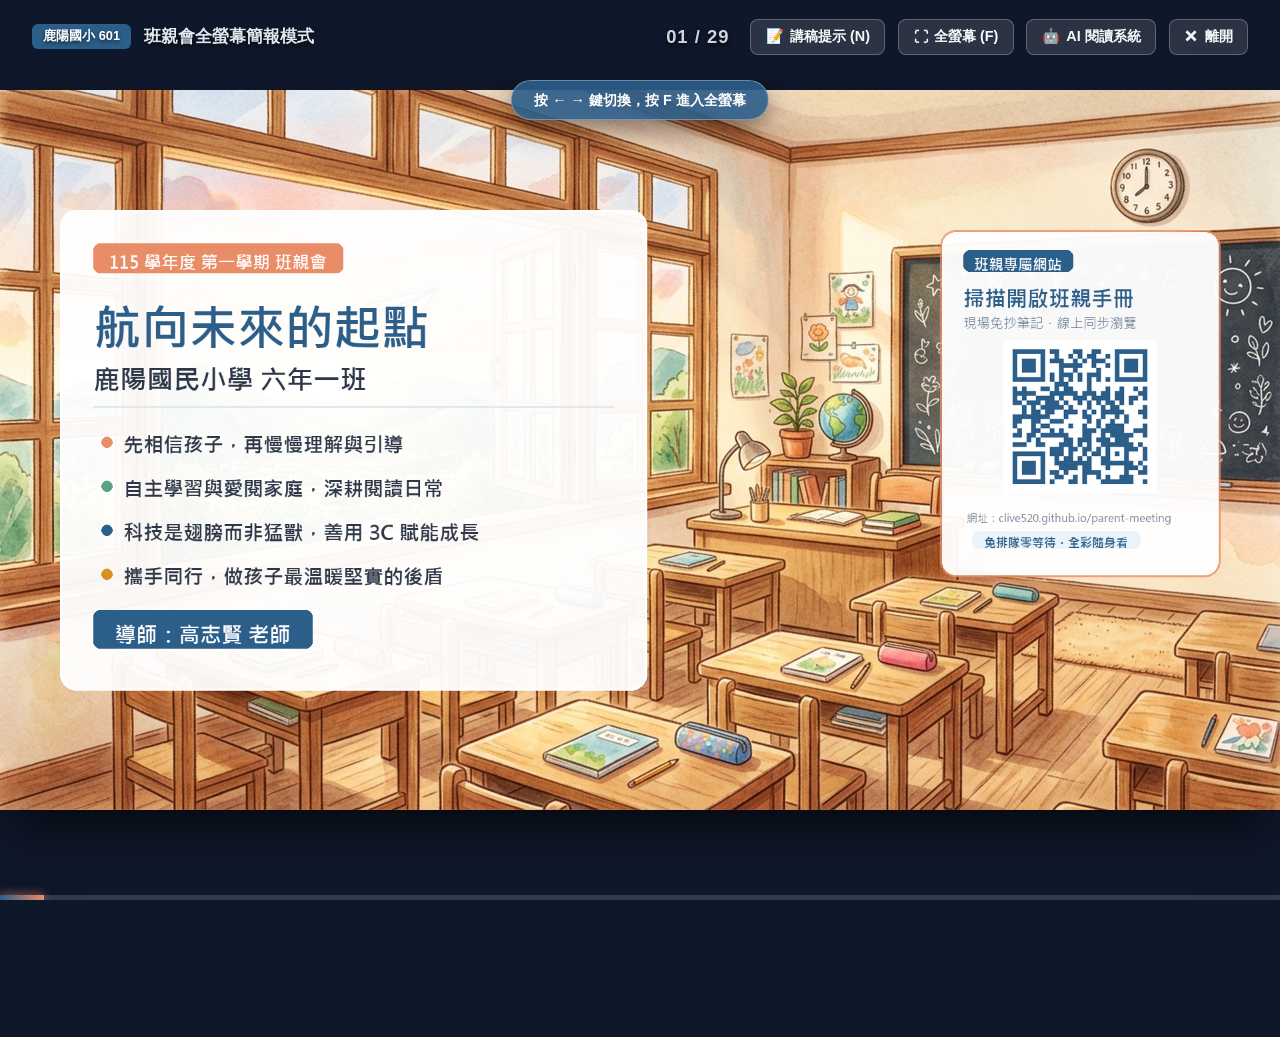
<file: presentation.html>
<!DOCTYPE html>
<html lang="zh-TW">
<head>
  <meta charset="UTF-8">
  <meta name="viewport" content="width=device-width, initial-scale=1.0, maximum-scale=1.0, user-scalable=no">
  <title>全螢幕簡報播放｜鹿陽國小 六年一班 班親會</title>
  <style>
    * {
      margin: 0;
      padding: 0;
      box-sizing: border-box;
      user-select: none;
    }

    body, html {
      width: 100%;
      height: 100%;
      overflow: hidden;
      background-color: #0F172A;
      font-family: "Microsoft JhengHei", -apple-system, BlinkMacSystemFont, "Segoe UI", Roboto, sans-serif;
      color: #F8FAFC;
    }

    /* Main Slide Stage */
    .stage {
      position: relative;
      width: 100vw;
      height: 100vh;
      display: flex;
      align-items: center;
      justify-content: center;
      cursor: default;
    }

    .slide-wrapper {
      position: relative;
      max-width: 100vw;
      max-height: 100vh;
      width: 100%;
      height: 100%;
      display: flex;
      align-items: center;
      justify-content: center;
    }

    .slide-img {
      max-width: 100%;
      max-height: 100%;
      width: auto;
      height: auto;
      aspect-ratio: 16 / 9;
      object-fit: contain;
      box-shadow: 0 25px 50px -12px rgba(0, 0, 0, 0.7);
      transition: opacity 0.2s ease-in-out;
    }

    /* Floating Header HUD */
    .hud-header {
      position: absolute;
      top: 0;
      left: 0;
      right: 0;
      padding: 1.2rem 2rem;
      display: flex;
      justify-content: space-between;
      align-items: center;
      background: linear-gradient(to bottom, rgba(15, 23, 42, 0.85) 0%, rgba(15, 23, 42, 0) 100%);
      z-index: 50;
      transition: opacity 0.3s ease;
    }

    .hud-title {
      display: flex;
      align-items: center;
      gap: 0.8rem;
      font-size: 1.05rem;
      font-weight: 700;
      color: #E2E8F0;
      text-shadow: 0 2px 4px rgba(0,0,0,0.6);
    }

    .hud-badge {
      background: #2C5E8A;
      color: #fff;
      font-size: 0.8rem;
      padding: 0.25rem 0.7rem;
      border-radius: 6px;
      font-weight: 600;
    }

    .hud-tools {
      display: flex;
      align-items: center;
      gap: 0.8rem;
    }

    .hud-btn {
      background: rgba(255, 255, 255, 0.12);
      border: 1px solid rgba(255, 255, 255, 0.25);
      color: #F8FAFC;
      padding: 0.45rem 0.9rem;
      border-radius: 8px;
      font-size: 0.9rem;
      font-weight: 600;
      cursor: pointer;
      display: flex;
      align-items: center;
      gap: 0.4rem;
      transition: all 0.2s ease;
      backdrop-filter: blur(8px);
    }

    .hud-btn:hover {
      background: rgba(255, 255, 255, 0.25);
      transform: translateY(-1px);
    }

    .hud-btn.active {
      background: #E88D67;
      border-color: #E88D67;
      color: #fff;
    }

    .page-counter {
      font-size: 1.15rem;
      font-weight: 800;
      letter-spacing: 1px;
      color: #CBD5E1;
      padding: 0 0.5rem;
      text-shadow: 0 2px 4px rgba(0,0,0,0.8);
    }

    /* Left / Right Click Nav Zones */
    .click-zone {
      position: absolute;
      top: 15%;
      bottom: 15%;
      width: 15%;
      z-index: 30;
      cursor: pointer;
      display: flex;
      align-items: center;
      justify-content: center;
      opacity: 0;
      transition: opacity 0.2s;
    }

    .click-zone.left {
      left: 0;
    }

    .click-zone.right {
      right: 0;
    }

    .click-zone:hover {
      opacity: 1;
    }

    .nav-arrow-pill {
      background: rgba(15, 23, 42, 0.7);
      border: 1px solid rgba(255, 255, 255, 0.3);
      color: #fff;
      font-size: 1.8rem;
      width: 54px;
      height: 54px;
      border-radius: 50%;
      display: flex;
      align-items: center;
      justify-content: center;
      backdrop-filter: blur(6px);
      box-shadow: 0 4px 15px rgba(0, 0, 0, 0.4);
    }

    /* Bottom Progress Bar */
    .hud-footer {
      position: absolute;
      bottom: 0;
      left: 0;
      right: 0;
      z-index: 50;
      transition: opacity 0.3s ease;
    }

    .progress-track {
      width: 100%;
      height: 5px;
      background: rgba(255, 255, 255, 0.15);
      cursor: pointer;
    }

    .progress-fill {
      height: 100%;
      background: linear-gradient(90deg, #2C5E8A, #E88D67);
      width: 7.14%;
      transition: width 0.3s cubic-bezier(0.4, 0, 0.2, 1);
      box-shadow: 0 0 10px rgba(232, 141, 103, 0.8);
    }

    /* Speaker Notes Drawer */
    .notes-drawer {
      position: absolute;
      bottom: 20px;
      left: 50%;
      transform: translateX(-50%) translateY(120%);
      width: min(880px, 92vw);
      background: rgba(15, 23, 42, 0.94);
      border: 1px solid rgba(232, 141, 103, 0.4);
      border-radius: 16px;
      padding: 1.2rem 1.6rem;
      box-shadow: 0 20px 40px rgba(0, 0, 0, 0.8);
      backdrop-filter: blur(12px);
      z-index: 60;
      transition: transform 0.35s cubic-bezier(0.16, 1, 0.3, 1), opacity 0.3s;
      opacity: 0;
      pointer-events: none;
    }

    .notes-drawer.open {
      transform: translateX(-50%) translateY(0);
      opacity: 1;
      pointer-events: auto;
    }

    .notes-header {
      display: flex;
      justify-content: space-between;
      align-items: center;
      margin-bottom: 0.6rem;
      border-bottom: 1px solid rgba(255, 255, 255, 0.15);
      padding-bottom: 0.4rem;
    }

    .notes-tag {
      color: #E88D67;
      font-size: 0.85rem;
      font-weight: 700;
      text-transform: uppercase;
    }

    .notes-body {
      font-size: 1.05rem;
      line-height: 1.65;
      color: #E2E8F0;
    }

    .notes-body strong {
      color: #FED7AA;
    }

    /* Auto-hide HUD on idle */
    .autohide {
      opacity: 0 !important;
      pointer-events: none !important;
    }

    /* Shortcut Toast */
    .toast {
      position: absolute;
      top: 5rem;
      left: 50%;
      transform: translateX(-50%);
      background: rgba(44, 94, 138, 0.9);
      border: 1px solid rgba(255, 255, 255, 0.3);
      color: #fff;
      padding: 0.6rem 1.4rem;
      border-radius: 30px;
      font-size: 0.9rem;
      font-weight: 600;
      box-shadow: 0 10px 25px rgba(0, 0, 0, 0.4);
      z-index: 100;
      pointer-events: none;
      transition: opacity 0.4s ease;
      opacity: 0;
    }

    .toast.show {
      opacity: 1;
    }
  
    /* Floating External Links Bar for Reading Resources */
    .floating-resource-bar {
      position: absolute;
      bottom: 25px;
      left: 50%;
      transform: translateX(-50%);
      z-index: 45;
      display: none;
      gap: 1rem;
      background: rgba(15, 23, 42, 0.88);
      padding: 0.6rem 1.2rem;
      border-radius: 50px;
      border: 1px solid rgba(255, 255, 255, 0.25);
      backdrop-filter: blur(12px);
      box-shadow: 0 10px 25px rgba(0,0,0,0.5);
    }
    .floating-res-link {
      display: inline-flex;
      align-items: center;
      gap: 0.5rem;
      color: #FFF;
      text-decoration: none;
      font-size: 0.95rem;
      font-weight: 700;
      padding: 0.4rem 1rem;
      border-radius: 30px;
      transition: all 0.2s ease;
    }
    .floating-res-link.mdn {
      background: #E88D67;
    }
    .floating-res-link.mdn:hover {
      background: #D67247;
      transform: scale(1.05);
    }
    .floating-res-link.hami {
      background: #2C5E8A;
    }
    .floating-res-link.hami:hover {
      background: #1E4263;
      transform: scale(1.05);
    }

  </style>
</head>
<body>

  <div class="stage" id="stage">
    <!-- Header HUD -->
    <header class="hud-header" id="hud-header">
      <div class="hud-title">
        <span class="hud-badge">鹿陽國小 601</span>
        <span>班親會全螢幕簡報模式</span>
      </div>

      <div class="hud-tools">
        <span class="page-counter" id="page-counter">01 / 20</span>
        <button class="hud-btn" id="btn-notes" title="切換講者備註 (鍵盤快捷鍵: N)">
          <span>📝</span>
          <span>講稿提示 (N)</span>
        </button>
        <button class="hud-btn" id="btn-fullscreen" title="全螢幕切換 (鍵盤快捷鍵: F)">
          <span id="fs-icon">⛶</span>
          <span id="fs-text">全螢幕 (F)</span>
        </button>
        <button class="hud-btn" onclick="window.open('reading-ai.html', '_blank')" title="開啟 AI 閱讀理解認證系統介紹">
          <span>🤖</span>
          <span>AI 閱讀系統</span>
        </button>
        <button class="hud-btn" onclick="location.href='index.html'" title="返回班親會網站">
          <span>✕</span>
          <span>離開</span>
        </button>
      </div>
    </header>

    <!-- Slide Canvas -->
    <div class="slide-wrapper">
      <img id="slide-img" class="slide-img" src="assets/slides/01-cover.png" alt="投影片">
    </div>

    <!-- Interactive Left/Right Click Zones -->
    <div class="click-zone left" id="zone-prev" title="上一頁 (← / PageUp)">
      <div class="nav-arrow-pill">‹</div>
    </div>
    <div class="click-zone right" id="zone-next" title="下一頁 (→ / Space / Enter)">
      <div class="nav-arrow-pill">›</div>
    </div>

    <!-- Bottom Progress Track -->
    <footer class="hud-footer" id="hud-footer">
      <div class="progress-track" id="progress-track">
        <div class="progress-fill" id="progress-fill"></div>
      </div>
    </footer>

    <!-- Speaker Notes Overlay Drawer -->
    <div class="notes-drawer" id="notes-drawer">
      <div class="notes-header">
        <span class="notes-tag" id="notes-tag">SPEAKER NOTE 講者重點備忘</span>
        <span style="font-size: 0.8rem; color: #94A3B8;">按 N 鍵可收合</span>
      </div>
      <div class="notes-body" id="notes-body">
        載入中...
      </div>
    </div>

    <!-- Quick Toast Notification -->
    <div class="toast" id="toast">按 ← → 鍵切換，按 F 進入全螢幕</div>
  </div>

  <script>
        const slidesData = [
      {
        src: "assets/slides/01-cover.png",
        title: "Page 01｜航向未來的起點（開場封面）",
        notes: "<strong>【導師開場】</strong> 各位家長晚安！我是六年一班導師高志賢。小學六年的最後一哩路，歡迎走進六年一班。今晚讓我們放下焦慮，一同探討如何做孩子最堅實的後盾。"
      },
      {
        src: "assets/slides/02-welcome.png",
        title: "Page 02｜走進青春期：孩子的拔節成長",
        notes: "<strong>【班況綜述】</strong> 開學兩週，孩子們展現極高的班級向心力。步入青春期，他們的自主意識萌芽，有時渴望獨立，有時又帶點彆扭，這都是長大的必經過程，需要我們以尊重代替斥責。"
      },
      {
        src: "assets/slides/03-teacher.png",
        title: "Page 03｜高老師的陪伴哲學：先相信，再理解",
        notes: "<strong>【教育信念】</strong> 「先相信，再理解，最後才是引導。」在我的班級絕不有罪推定。孩子犯錯時，我會先接納情緒，再探究行為背後的心理動機與情感需求。"
      },
      {
        src: "assets/slides/04-sel.png",
        title: "Page 04｜SEL 心靈金句：培養挫折復原力",
        notes: "<strong>【心靈金句】</strong> 「孩子需要的，不只是成功，而是面對不成功的能力。」「求助不是我很弱，而是懂得適時借力。」讓我們共同培養具備心理韌性的孩子。"
      },
      {
        src: "assets/slides/05-sel-action.png",
        title: "Page 05｜SEL 行動引導：情緒調節三步驟",
        notes: "<strong>【行動指南】</strong> 情緒引導三步驟：① 看見與說出情緒、② 暫停一下深呼吸、③ 拆解困難找資源。親師步調一致，陪伴孩子建立強韌的情商防護罩。"
      },
      {
        src: "assets/slides/06-learning.png",
        title: "Page 06｜自主學習力：從被動監督到自主規劃",
        notes: "<strong>【學習方法】</strong> 六年級關鍵在於「學會如何學習」：自己訂定進度、建立檢核反思、學會時間分配。引導孩子從被催促轉化為自我當責。"
      },
      {
        src: "assets/slides/07-reading-policy.png",
        title: "Page 07｜愛閱家庭推動：臺中市雲端智慧存摺",
        notes: "<strong>【教務處推動】</strong> 臺中市「愛閱家庭」雲端智慧存摺系統：申請期程 115.09.16~10.25 線上登錄，11.01 正式起算。鼓勵家長每週共讀 3 次、每次 20 分鐘，共創書香家庭。"
      },
      {
        src: "assets/slides/08-taichung-digital-reading.png",
        title: "Page 08｜市府數位閱讀寶庫：國語日報 ＆ Hami 書城",
        notes: "<strong>【數位資源福利】</strong> 臺中市政府全額授權之公有閱讀寶庫：<br><br>① <strong>國語日報數位精選版</strong>：經由「加分吧」平臺以教育雲端帳號 (OpenID) 登入，享全文注音、AI 語音朗讀、108 課綱跨域時事與素養學習單。<br>👉 <a href='https://mdnereading.mdnkids.com/' target='_blank' style='color:#E88D67;font-weight:bold;text-decoration:underline;'>點此直接前往【國語日報數位】(mdnereading.mdnkids.com)</a><br><br>② <strong>Hami 書城</strong>：教育局專屬平臺萬人同時在線「免排隊、免預約、零等待」，跨載具支援離線下載，涵蓋 180+ 種熱門期刊雜誌與科普童書！<br>👉 <a href='https://www.hamibook.com.tw/Homes/book' target='_blank' style='color:#60A5FA;font-weight:bold;text-decoration:underline;'>點此直接前往【Hami 書城】(www.hamibook.com.tw)</a>"
      },
      {
        src: "assets/slides/09-reading-plan.png",
        title: "Page 09｜親子共訂閱讀計畫：探討專屬書單與學期目標",
        notes: "<strong>【親師生共讀共融】</strong> 邀請家長與孩子平起平坐共訂學期閱讀計畫：① <strong>探討專屬書單</strong>：尊重孩子興趣，兼顧放鬆讀物與長篇小說，納入國語日報與《冒險齒輪》；② <strong>訂定閱讀目標</strong>：每日固定 20 分鐘無干擾閱讀，登錄愛閱家庭雲端智慧存摺；③ <strong>共讀提問分享</strong>：不考死記題目，多問「如果是你，會做什麼選擇？」，讓孩子享受文字被傾聽的成就感。"
      },
      {
        src: "assets/slides/10-reading-ai.png",
        title: "Page 10｜【自主閱讀深耕】AI 雲端閱讀理解認證平台",
        notes: "<strong>【高老師研發創新】</strong> 高老師親自運用 Google AI Studio 開發之 601 專屬閱讀認證系統！依教學單元設定精選文章，學生以理解回答問題，告別死記硬背與抄答案，由 AI 即時給予賞識引導與認證。"
      },
      {
        src: "assets/slides/11-gear-novel.png",
        title: "Page 11｜【長篇閱讀深耕】《冒險齒輪》少兒原創小說庫",
        notes: "<strong>【克服長文恐懼】</strong> 高老師親自開發的《冒險齒輪》原創少兒科幻小說電子書庫！結合中英即時對照、智慧語音朗讀有聲書，引導習慣看漫畫短文的孩子靜下心閱讀長篇文章，雙語沉浸無障礙。"
      },
      {
        src: "assets/slides/12-assessment.png",
        title: "Page 12｜學業成就與多元發展：115 學年度第一學期成績評量辦法",
        notes: "<strong>【學期評量重點公開】</strong> 依據 601 成績評量辦法向家長報告三大重點：① <strong>兩次定期考日程</strong>（期中 115/11/5-6、期末 116/1/12-13，當節任課老師親自監考）；② <strong>評量黃金法則：定期考查 50% ＋ 平時表現 50%</strong>，破除「一試定江山」觀念，平日隨堂、習作、作業與學習態度同等關鍵！英語學科重視聽說（定期考含聽力 40-50%、期末口說 20%）；③ <strong>藝能與彈性課程多元適性評量</strong>，美勞作品 70%、體育技能 60%、音樂直笛 50%、數位科技實作 50%，全面肯定孩子多元潛能！"
      },
      {
        src: "assets/slides/13-practical-assessment.png",
        title: "Page 13｜跳脫死背，學以致用：六年級跨領域實作評量",
        notes: "<strong>【實作評量核心宗旨】</strong> 學生不見得只是死讀書，更希望具備<strong>動手做的實踐力、解決問題的思考力、以及收集資料與思辨驗證的能力</strong>！這一年中全班將進行一次跨領域實作評量，三大任務：① <strong>AI 協作解題</strong>（資訊科技×語文，提示詞工程與查核除錯）、② <strong>冰棒棍力學美學橋</strong>（數學×藝術×語文，三角形幾何桁架剛性組裝與極限載重測試）、③ <strong>畫筆下的社會顯影鏡</strong>（社會×語文×藝術，名畫隱喻導覽當代社會議題）。採三軌評量：學生自評 20%、同儕互評 30%、教師專業評量 50%，重視歷程與復盤甚於單一結果！"
      },
      {
        src: "assets/slides/14-digital-wings.png",
        title: "Page 14｜3C 學習哲學：科技是翅膀而非猛獸",
        notes: "<strong>【高老師理念】</strong> 3C 不是猛獸，而是數位原住民的關鍵羽翼！全面鼓勵善用 3C 於知識查證、解題輔助、專案協作與自主探索，正向賦能更勝全面防堵。"
      },
      {
        src: "assets/slides/15-digital-discipline.png",
        title: "Page 15｜數位自律公約：親師一致的健康使用準則",
        notes: "<strong>【親師守則】</strong> 達成親師生三方公約：約定每日屏幕使用時限（如 30-40 分鐘）、睡前 1 小時手機不進臥房、專注課業時不切換娛樂視窗，親師步調一致。"
      },
      {
        src: "assets/slides/16-health-hygiene.png",
        title: "Page 16｜校園衛教守則：正確洗手與呼吸道禮節",
        notes: "<strong>【衛教宣導】</strong> 守護校園衛生：落實「內、外、夾、弓、大、立、腕」洗手七字訣，每次搓洗 40 秒；咳嗽噴嚏時以手肘或面紙遮掩口鼻，廢棄口罩確實入垃圾桶。"
      },
      {
        src: "assets/slides/17-health-safety.png",
        title: "Page 17｜校園健康守護：環境通風與發燒休養",
        notes: "<strong>【健康中心叮嚀】</strong> 教室保持對角開窗 15 公分以上確保對流；體溫 ≥37.5℃ 發燒或具傳染性症狀時請假在家休養，退燒 24 小時後始得返校，守護全班同儕健康。"
      },
      {
        src: "assets/slides/18-attendance-rules.png",
        title: "Page 18｜請假規範指南：8:30 前通報管道與流程",
        notes: "<strong>【學務處差勤】</strong> 每日上午 8:30 前完成請假通報（LINE 導師或致電學校總機 04-26567968 轉 720/724）。2日內由導師核准，3日以上由學務處/校長核定。"
      },
      {
        src: "assets/slides/19-attendance-security.png",
        title: "Page 19｜校園安全管理：外出嚴格審核與中輟通報",
        notes: "<strong>【學務處安全】</strong> 臨時外出安全管制：家長親至警衛室登記換證領回，杜絕學童自行離校；未請假達 3 日依教育部規定啟動中輟通報，親師攜手滴水不漏守護安全。"
      },
      {
        src: "assets/slides/20-graduation.png",
        title: "Page 20｜六年級專屬盛事：畢旅與畢業紀念冊",
        notes: "<strong>【小學里程碑】</strong> 六年級專屬盛事：畢業旅行兩天一夜深度冒險拓展同窗視野、畢業紀念冊編撰定格童年純真笑顏。"
      },
      {
        src: "assets/slides/21-album-quotation.png",
        title: "Page 21｜【畢業專案費用公開】畢業紀念冊規格、攝影與費用預估",
        notes: "<strong>【畢冊費用透明公開】</strong> 承製廠商為在地「天藝數位影像工坊」：<strong>整本購買每本 870 元</strong>（28位孩子每人 1 整頁個人專屬版面、直式 A4 蝴蝶裝 180 度平攤不吃字、48 盎司精裝硬殼）。<strong>費用內含升國中 2 吋數位證件照 8 張 ＋ 修片 QR Code 電子檔</strong>（免除家長另外跑照相館的開銷！）、生活照 3 張、分組與全班團體照；<strong>若僅拍照不購冊每人 250 元工本費</strong>。印製前經 2~3 次嚴格校對，驗收滿意後才付款！"
      },
      {
        src: "assets/slides/22-election.png",
        title: "Page 22｜班級自治與推選：班親會長與總務幹部",
        notes: "<strong>【班親幹部】</strong> 現場推選兩大核心幹部：「班親會長」（串聯親師溝通、反映家長心聲）與「總務幹部」（保管專案經費、確實記帳與採購核銷），熱烈歡迎家長自告奮勇！"
      },
      {
        src: "assets/slides/23-finance-pledge.png",
        title: "Page 23｜班級財務透明：高老師的三大透明承諾",
        notes: "<strong>【導師承諾】</strong> 財務透明三大保證：① 專款專用（畢旅與專案款項獨立設帳）、② 帳目透明（定期公開收支明細表）、③ 雙人覆核（總務記帳、導師與會長共同覆核審驗）。"
      },
      {
        src: "assets/slides/24-committee.png",
        title: "Page 24｜誠摯致謝：114學年度本班家長委員會委員",
        notes: "<strong>【致謝後盾】</strong> 公開感謝本班已確認產生的家長委員會委員！感謝委員熱心承擔重任，搭起學校與班級的堅固橋樑，積極為孩子爭取豐沛的教育資源與照護。"
      },
      {
        src: "assets/slides/25-volunteer.png",
        title: "Page 25｜熱忱招募：115學年度愛心志工隊（交通組／圖書組）",
        notes: "<strong>【學校志工招募】</strong> 轉達學校愛心志工隊招募：「因為有您，孩子的安全更有保障；因為有您，孩子的笑容更加燦爛。」分為<strong>【交通組】</strong>（晨間 07:10-07:50、中午 12:45-13:10、下午 15:45-16:10，可單選時段）與<strong>【圖書組】</strong>（上午 08:30-11:30，待活動中心完工後排班）。家長可填寫紙本回條交給孩子，或直接向高老師登記報名！"
      },
      {
        src: "assets/slides/26-communication.png",
        title: "Page 26｜親師即時連線：LINE 常態溝通與緊急專線",
        notes: "<strong>【聯絡管道】</strong> 平常學習常規請多利用 LINE 留言，老師課後詳細回覆；<strong>遇到突發急症或緊急事故，請直接撥打導師手機：0963-159-896</strong>，第一時間連線處理。"
      },
      {
        src: "assets/slides/27-message.png",
        title: "Page 27｜給家長的一封信：並肩走一段平穩堅定的路",
        notes: "<strong>【深情結語】</strong> 「我們不替孩子走完人生的路，但在他跌倒時，陪伴他勇敢站起來。」感謝家長六年來的悉心灌溉，未來一年親師繼續並肩做神隊友，給孩子展翅的底氣。"
      },
      {
        src: "assets/slides/28-qa.png",
        title: "Page 28｜感謝聆聽與交流時間（Q&A）",
        notes: "<strong>【現場交流】</strong> 現場自由提問與意見分享、推選 601 班親會長與總務、討論畢業專案、掃描填寫回饋表單。祝各位闔家平安、孩子學習順利！"
      },
      {
        src: "assets/slides/29-reminder.png",
        title: "Page 29｜現場重要提醒：今日親師會三大必辦事項",
        notes: "<strong>【現場三大必辦提醒】</strong> 離席前請協助確認完成三大要事：① <strong>家長出席簽到</strong>（確認簽到表簽名與領取資料）、② <strong>會長及總務推選</strong>（確認 601 班親會長與總務幹部熱心人選）、③ <strong>愛心志工意願登記</strong>（有意願加入交通組或圖書組之熱心家長，現場登記或繳回回條）。感謝大家，返家請多加小心注意安全！"
      }
    ];

    let currentIdx = 0;
    let isNotesOpen = false;
    let idleTimer = null;

    const slideImg = document.getElementById("slide-img");
    const pageCounter = document.getElementById("page-counter");
    const progressFill = document.getElementById("progress-fill");
    const notesDrawer = document.getElementById("notes-drawer");
    const notesTag = document.getElementById("notes-tag");
    const notesBody = document.getElementById("notes-body");
    const btnNotes = document.getElementById("btn-notes");
    const btnFs = document.getElementById("btn-fullscreen");
    const fsIcon = document.getElementById("fs-icon");
    const fsText = document.getElementById("fs-text");
    const hudHeader = document.getElementById("hud-header");
    const hudFooter = document.getElementById("hud-footer");
    const zonePrev = document.getElementById("zone-prev");
    const zoneNext = document.getElementById("zone-next");
    const toast = document.getElementById("toast");

    function renderSlide(idx) {
      // Toggle resource bar on Slide 08 (index 7)
      const resBar = document.getElementById("quick-resource-bar");
      if (resBar) {
        resBar.style.display = (idx === 7) ? "flex" : "none";
      }

      if (idx < 0) idx = 0;
      if (idx >= slidesData.length) idx = slidesData.length - 1;
      currentIdx = idx;

      slideImg.style.opacity = "0.7";
      setTimeout(() => {
        slideImg.src = slidesData[currentIdx].src;
        slideImg.style.opacity = "1";
      }, 100);

      const numStr = String(currentIdx + 1).padStart(2, "0");
      pageCounter.textContent = `${numStr} / ${String(slidesData.length).padStart(2, "0")}`;
      const pct = ((currentIdx + 1) / slidesData.length) * 100;
      progressFill.style.width = `${pct}%`;

      notesTag.textContent = slidesData[currentIdx].title;
      notesBody.innerHTML = slidesData[currentIdx].notes;
    }

    function prevSlide() {
      if (currentIdx > 0) renderSlide(currentIdx - 1);
    }

    function nextSlide() {
      if (currentIdx < slidesData.length - 1) renderSlide(currentIdx + 1);
    }

    function toggleNotes() {
      isNotesOpen = !isNotesOpen;
      notesDrawer.classList.toggle("open", isNotesOpen);
      btnNotes.classList.toggle("active", isNotesOpen);
    }

    function toggleFullscreen() {
      if (!document.fullscreenElement) {
        document.documentElement.requestFullscreen().catch(err => {
          console.warn("Fullscreen request error:", err);
        });
      } else {
        document.exitFullscreen();
      }
    }

    document.addEventListener("fullscreenchange", () => {
      if (document.fullscreenElement) {
        fsIcon.textContent = "🗗";
        fsText.textContent = "視窗化 (F)";
      } else {
        fsIcon.textContent = "⛶";
        fsText.textContent = "全螢幕 (F)";
      }
    });

    // Keyboard Shortcuts
    document.addEventListener("keydown", (e) => {
      resetIdleTimer();
      switch (e.key) {
        case "ArrowRight":
        case "PageDown":
        case " ":
        case "Enter":
          e.preventDefault();
          nextSlide();
          break;
        case "ArrowLeft":
        case "PageUp":
        case "Backspace":
          e.preventDefault();
          prevSlide();
          break;
        case "f":
        case "F":
          e.preventDefault();
          toggleFullscreen();
          break;
        case "n":
        case "N":
          e.preventDefault();
          toggleNotes();
          break;
        case "Home":
          e.preventDefault();
          renderSlide(0);
          break;
        case "End":
          e.preventDefault();
          renderSlide(slidesData.length - 1);
          break;
      }
    });

    // Click Zones
    zonePrev.addEventListener("click", () => {
      prevSlide();
      resetIdleTimer();
    });

    zoneNext.addEventListener("click", () => {
      nextSlide();
      resetIdleTimer();
    });

    btnNotes.addEventListener("click", toggleNotes);
    btnFs.addEventListener("click", toggleFullscreen);

    // Click progress bar to jump
    document.getElementById("progress-track").addEventListener("click", (e) => {
      const rect = e.currentTarget.getBoundingClientRect();
      const clickRatio = (e.clientX - rect.left) / rect.width;
      const targetIdx = Math.floor(clickRatio * slidesData.length);
      renderSlide(targetIdx);
    });

    // Idle HUD fade
    function resetIdleTimer() {
      hudHeader.classList.remove("autohide");
      hudFooter.classList.remove("autohide");
      clearTimeout(idleTimer);
      idleTimer = setTimeout(() => {
        if (!isNotesOpen) {
          hudHeader.classList.add("autohide");
          hudFooter.classList.add("autohide");
        }
      }, 3500);
    }

    document.addEventListener("mousemove", resetIdleTimer);

    // Touch Swipe Support
    let touchStartX = 0;
    document.addEventListener("touchstart", (e) => {
      touchStartX = e.changedTouches[0].screenX;
    }, false);

    document.addEventListener("touchend", (e) => {
      const touchEndX = e.changedTouches[0].screenX;
      const diffX = touchEndX - touchStartX;
      if (Math.abs(diffX) > 50) {
        if (diffX < 0) nextSlide();
        else prevSlide();
      }
    }, false);

    // Initial load
    renderSlide(0);
    resetIdleTimer();

    // Show quick toast on startup
    setTimeout(() => {
      toast.classList.add("show");
      setTimeout(() => toast.classList.remove("show"), 4000);
    }, 800);
  </script>
</body>
</html>
</file>
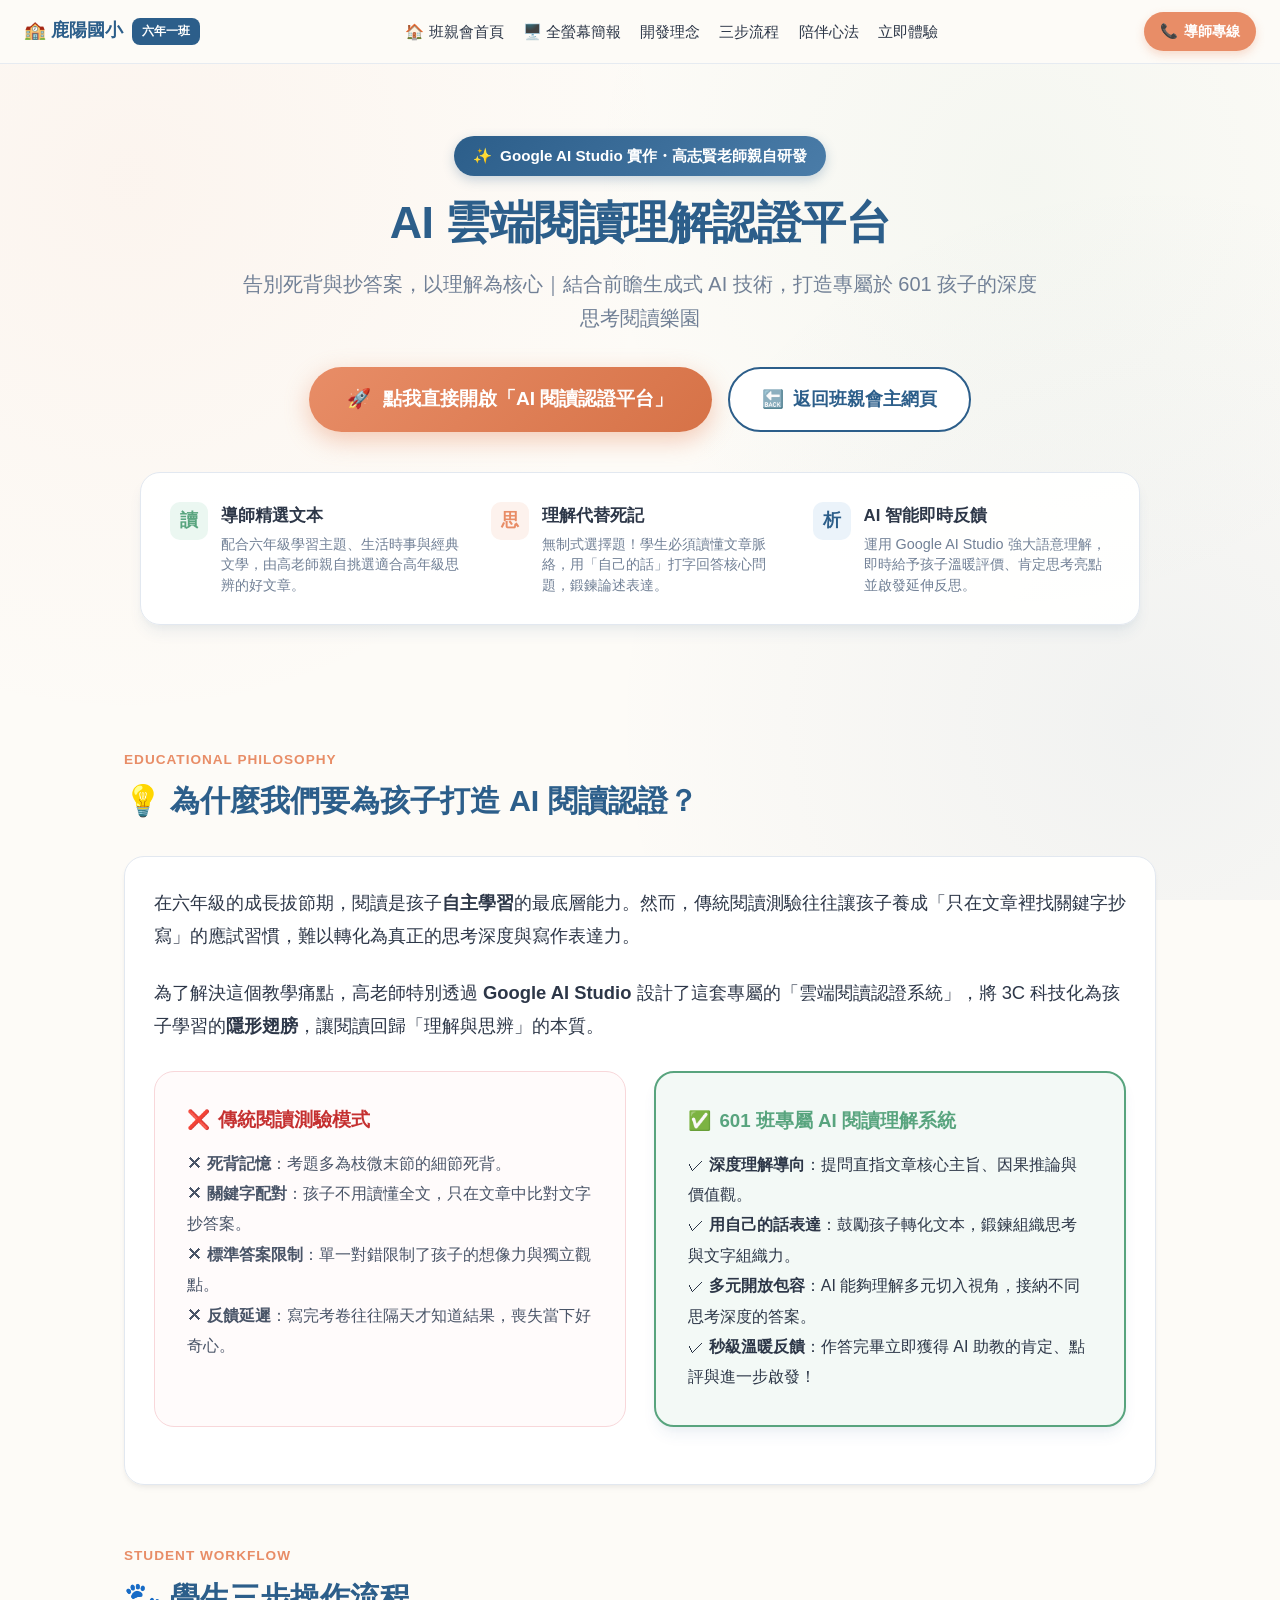
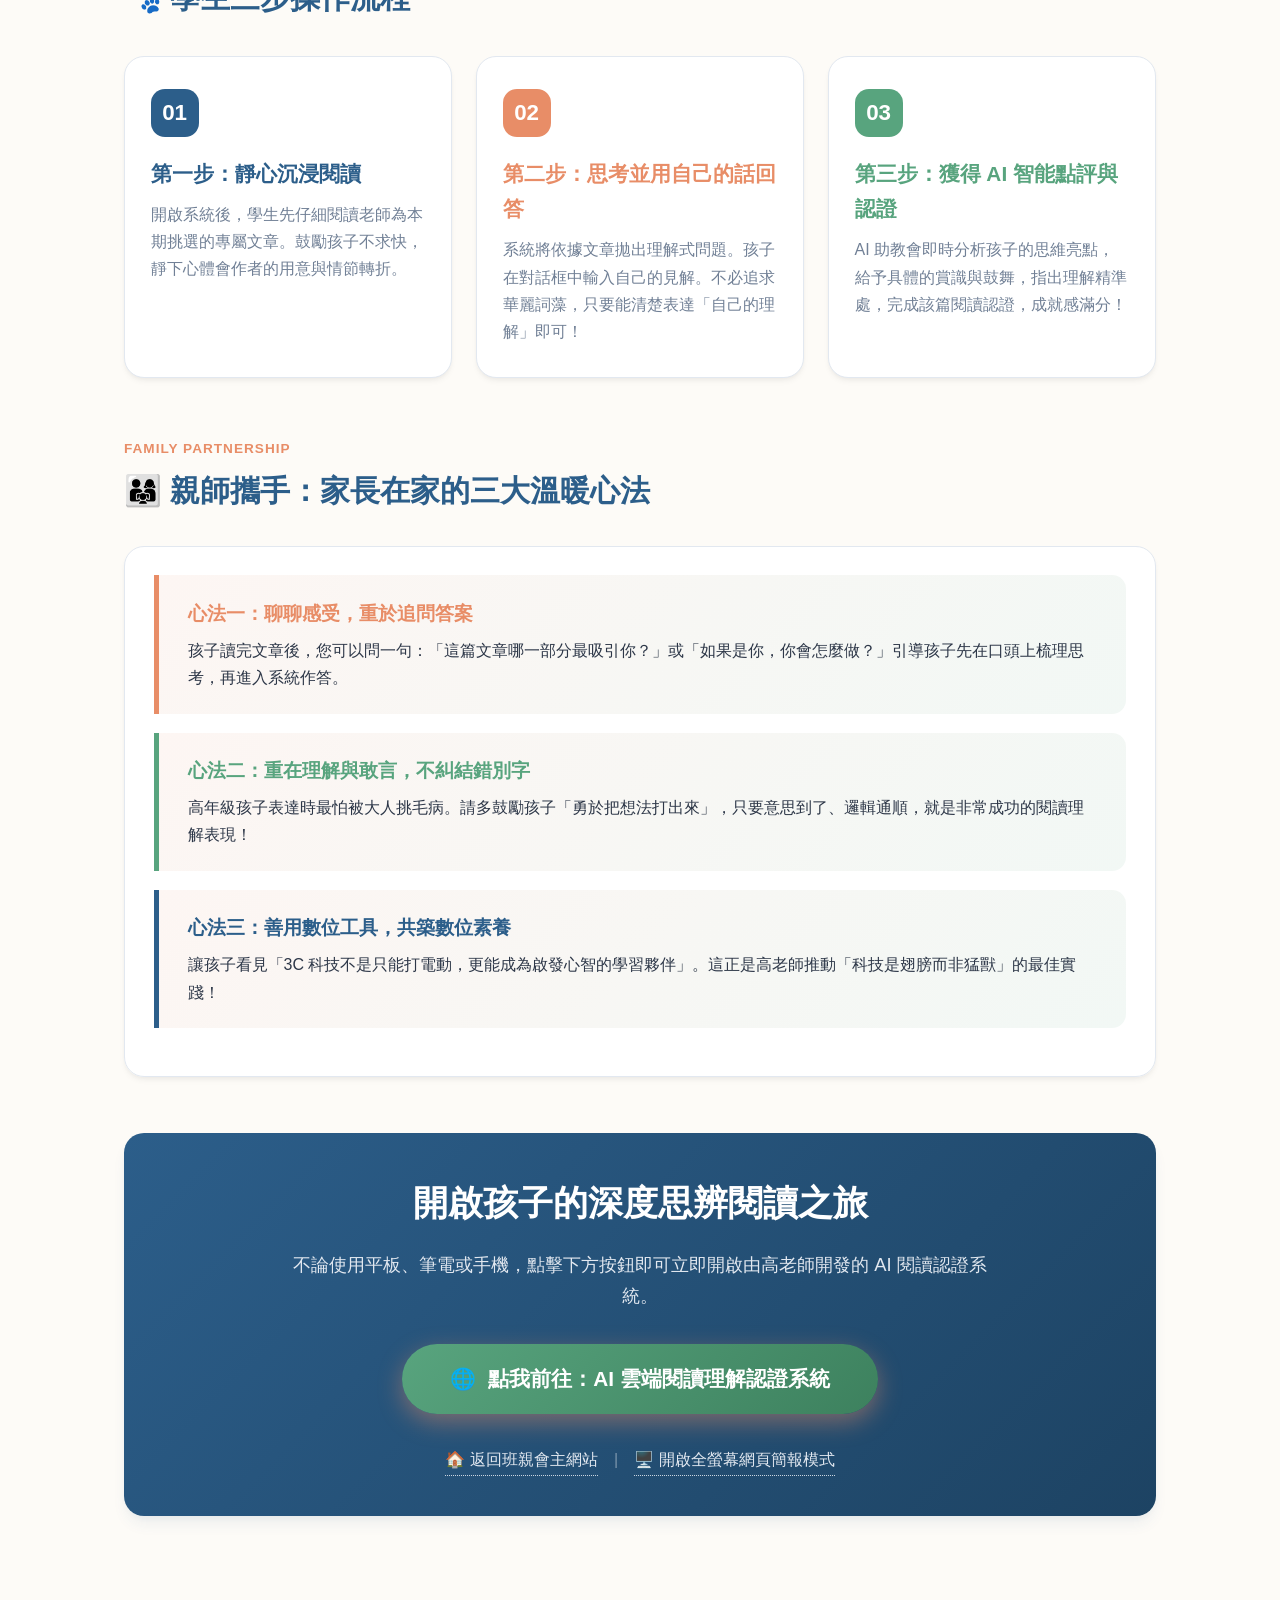
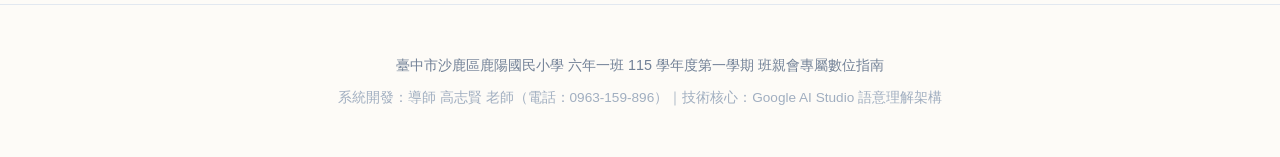
<file: reading-ai.html>
<!DOCTYPE html>
<html lang="zh-TW">
<head>
  <meta charset="UTF-8">
  <meta name="viewport" content="width=device-width, initial-scale=1.0">
  <title>AI 雲端閱讀理解認證平台｜鹿陽國小 六年一班 高志賢老師教學創新專區</title>
  <link rel="stylesheet" href="style.css">
  <meta name="description" content="臺中市沙鹿區鹿陽國民小學 六年一班專屬 AI 雲端閱讀理解認證系統。由導師高志賢老師運用 Google AI Studio 開發，引導孩子以理解代替死記，培養自主閱讀與思考表達力。">
  <style>
    /* 閱讀認證專屬特化樣式 */
    .ai-badge {
      background: linear-gradient(135deg, #2C5E8A 0%, #4A7CA8 100%);
      color: #fff;
      display: inline-flex;
      align-items: center;
      gap: 0.5rem;
      padding: 0.45rem 1.2rem;
      border-radius: 50px;
      font-weight: 700;
      font-size: 0.95rem;
      margin-bottom: 1.2rem;
      box-shadow: 0 4px 12px rgba(44, 94, 138, 0.25);
    }
    
    .cta-container {
      display: flex;
      flex-wrap: wrap;
      gap: 1rem;
      justify-content: center;
      margin: 2rem 0;
    }

    .btn-ai-launch {
      display: inline-flex;
      align-items: center;
      gap: 0.75rem;
      background: linear-gradient(135deg, #E88D67 0%, #D67247 100%);
      color: #fff !important;
      text-decoration: none;
      padding: 1rem 2.4rem;
      border-radius: 50px;
      font-weight: 800;
      font-size: 1.2rem;
      box-shadow: 0 8px 24px rgba(232, 141, 103, 0.45);
      transition: all 0.25s ease;
    }

    .btn-ai-launch:hover {
      transform: translateY(-3px) scale(1.02);
      box-shadow: 0 12px 28px rgba(232, 141, 103, 0.55);
    }

    .btn-secondary-link {
      display: inline-flex;
      align-items: center;
      gap: 0.6rem;
      background: #fff;
      color: var(--primary) !important;
      border: 2px solid var(--primary);
      text-decoration: none;
      padding: 0.95rem 2rem;
      border-radius: 50px;
      font-weight: 700;
      font-size: 1.1rem;
      transition: all 0.2s ease;
    }

    .btn-secondary-link:hover {
      background: var(--primary);
      color: #fff !important;
      transform: translateY(-2px);
    }

    .comparison-grid {
      display: grid;
      grid-template-columns: repeat(auto-fit, minmax(320px, 1fr));
      gap: 1.8rem;
      margin: 1.8rem 0;
    }

    .comp-card {
      border-radius: var(--radius-lg);
      padding: 2rem;
      border: 1px solid var(--card-border);
      position: relative;
    }

    .comp-traditional {
      background: #FFFBFB;
      border-color: #F8D7DA;
    }

    .comp-ai {
      background: #F3F9F6;
      border: 2px solid var(--accent);
      box-shadow: var(--shadow-md);
    }

    .flow-steps {
      display: grid;
      grid-template-columns: repeat(auto-fit, minmax(280px, 1fr));
      gap: 1.5rem;
      margin: 2rem 0;
    }

    .step-card {
      background: #fff;
      border-radius: var(--radius-lg);
      border: 1px solid var(--card-border);
      padding: 2rem 1.6rem;
      position: relative;
      box-shadow: var(--shadow-sm);
      transition: transform 0.2s ease, box-shadow 0.2s ease;
    }

    .step-card:hover {
      transform: translateY(-4px);
      box-shadow: var(--shadow-md);
    }

    .step-num-badge {
      width: 48px;
      height: 48px;
      border-radius: 14px;
      display: flex;
      align-items: center;
      justify-content: center;
      font-size: 1.4rem;
      font-weight: 800;
      color: #fff;
      margin-bottom: 1.2rem;
    }

    .parent-tip-box {
      background: linear-gradient(135deg, rgba(232, 141, 103, 0.08) 0%, rgba(88, 164, 126, 0.08) 100%);
      border-left: 5px solid var(--secondary);
      border-radius: 0 var(--radius-md) var(--radius-md) 0;
      padding: 1.4rem 1.8rem;
      margin-bottom: 1.2rem;
    }
  </style>
</head>
<body>

  <!-- Sticky Navbar -->
  <nav class="navbar">
    <div class="nav-brand">
      <span>🏫 鹿陽國小</span>
      <span class="nav-badge">六年一班</span>
    </div>
    <ul class="nav-links">
      <li><a href="index.html">🏠 班親會首頁</a></li>
      <li><a href="presentation.html" target="_blank">🖥️ 全螢幕簡報</a></li>
      <li><a href="#concept">開發理念</a></li>
      <li><a href="#workflow">三步流程</a></li>
      <li><a href="#parenting">陪伴心法</a></li>
      <li><a href="#launch">立即體驗</a></li>
    </ul>
    <a href="tel:0963159896" class="btn-emergency">
      <span>📞</span>
      <span>導師專線</span>
    </a>
  </nav>

  <div class="container">

    <!-- Hero Header -->
    <header class="hero" style="padding-top: 2.5rem; margin-bottom: 2.5rem;">
      <div class="ai-badge">
        <span>✨</span>
        <span>Google AI Studio 實作・高志賢老師親自研發</span>
      </div>
      <h1 class="hero-title" style="font-size: 2.8rem; margin-bottom: 1rem;">AI 雲端閱讀理解認證平台</h1>
      <p class="hero-subtitle" style="max-width: 800px; margin: 0 auto 1.5rem; font-size: 1.25rem;">
        告別死背與抄答案，以理解為核心｜結合前瞻生成式 AI 技術，打造專屬於 601 孩子的深度思考閱讀樂園
      </p>

      <!-- CTA Buttons -->
      <div class="cta-container">
        <a href="https://aistudio.google.com/apps/aad78bb7-a309-4442-9345-66ae97383dd6?fullscreenApplet=true&showPreview=true&showAssistant=true" target="_blank" class="btn-ai-launch">
          <span>🚀</span>
          <span>點我直接開啟「AI 閱讀認證平台」</span>
        </a>
        <a href="index.html#sel" class="btn-secondary-link">
          <span>🔙</span>
          <span>返回班親會主網頁</span>
        </a>
      </div>

      <!-- Quick Highlights Bar -->
      <div class="hero-card" style="margin-top: 2.5rem;">
        <div class="hero-pillar">
          <div class="pillar-icon" style="background: var(--accent-light); color: var(--accent);">讀</div>
          <div class="pillar-content">
            <h4>導師精選文本</h4>
            <p>配合六年級學習主題、生活時事與經典文學，由高老師親自挑選適合高年級思辨的好文章。</p>
          </div>
        </div>
        <div class="hero-pillar">
          <div class="pillar-icon" style="background: var(--secondary-light); color: var(--secondary);">思</div>
          <div class="pillar-content">
            <h4>理解代替死記</h4>
            <p>無制式選擇題！學生必須讀懂文章脈絡，用「自己的話」打字回答核心問題，鍛鍊論述表達。</p>
          </div>
        </div>
        <div class="hero-pillar">
          <div class="pillar-icon" style="background: #EBF3FA; color: var(--primary);">析</div>
          <div class="pillar-content">
            <h4>AI 智能即時反饋</h4>
            <p>運用 Google AI Studio 強大語意理解，即時給予孩子溫暖評價、肯定思考亮點並啟發延伸反思。</p>
          </div>
        </div>
      </div>
    </header>

    <!-- Concept Section -->
    <section id="concept" class="section">
      <div class="section-header">
        <span class="section-tag">Educational Philosophy</span>
        <h2 class="section-title">💡 為什麼我們要為孩子打造 AI 閱讀認證？</h2>
      </div>

      <div class="card">
        <p style="font-size: 1.15rem; line-height: 1.8; margin-bottom: 1.5rem;">
          在六年級的成長拔節期，閱讀是孩子<strong>自主學習</strong>的最底層能力。然而，傳統閱讀測驗往往讓孩子養成「只在文章裡找關鍵字抄寫」的應試習慣，難以轉化為真正的思考深度與寫作表達力。
        </p>
        <p style="font-size: 1.15rem; line-height: 1.8; margin-bottom: 1.5rem;">
          為了解決這個教學痛點，高老師特別透過 <strong>Google AI Studio</strong> 設計了這套專屬的「雲端閱讀認證系統」，將 3C 科技化為孩子學習的<strong>隱形翅膀</strong>，讓閱讀回歸「理解與思辨」的本質。
        </p>

        <!-- Comparison Cards -->
        <div class="comparison-grid">
          <div class="comp-card comp-traditional">
            <h3 style="color: #C53030; margin-bottom: 0.8rem; display: flex; align-items: center; gap: 0.5rem;">
              <span>❌</span> 傳統閱讀測驗模式
            </h3>
            <ul style="list-style: none; padding-left: 0; color: #4A5568; line-height: 1.9;">
              <li>✕ <strong>死背記憶</strong>：考題多為枝微末節的細節死背。</li>
              <li>✕ <strong>關鍵字配對</strong>：孩子不用讀懂全文，只在文章中比對文字抄答案。</li>
              <li>✕ <strong>標準答案限制</strong>：單一對錯限制了孩子的想像力與獨立觀點。</li>
              <li>✕ <strong>反饋延遲</strong>：寫完考卷往往隔天才知道結果，喪失當下好奇心。</li>
            </ul>
          </div>

          <div class="comp-card comp-ai">
            <h3 style="color: var(--accent); margin-bottom: 0.8rem; display: flex; align-items: center; gap: 0.5rem;">
              <span>✅</span> 601 班專屬 AI 閱讀理解系統
            </h3>
            <ul style="list-style: none; padding-left: 0; color: var(--text-dark); line-height: 1.9; font-weight: 500;">
              <li>✓ <strong>深度理解導向</strong>：提問直指文章核心主旨、因果推論與價值觀。</li>
              <li>✓ <strong>用自己的話表達</strong>：鼓勵孩子轉化文本，鍛鍊組織思考與文字組織力。</li>
              <li>✓ <strong>多元開放包容</strong>：AI 能夠理解多元切入視角，接納不同思考深度的答案。</li>
              <li>✓ <strong>秒級溫暖反饋</strong>：作答完畢立即獲得 AI 助教的肯定、點評與進一步啟發！</li>
            </ul>
          </div>
        </div>
      </div>
    </section>

    <!-- How It Works Section -->
    <section id="workflow" class="section">
      <div class="section-header">
        <span class="section-tag">Student Workflow</span>
        <h2 class="section-title">🐾 學生三步操作流程</h2>
      </div>

      <div class="flow-steps">
        <div class="step-card">
          <div class="step-num-badge" style="background: var(--primary);">01</div>
          <h3 style="color: var(--primary); margin-bottom: 0.6rem; font-size: 1.3rem;">第一步：靜心沉浸閱讀</h3>
          <p style="color: var(--text-muted); line-height: 1.7;">
            開啟系統後，學生先仔細閱讀老師為本期挑選的專屬文章。鼓勵孩子不求快，靜下心體會作者的用意與情節轉折。
          </p>
        </div>

        <div class="step-card">
          <div class="step-num-badge" style="background: var(--secondary);">02</div>
          <h3 style="color: var(--secondary); margin-bottom: 0.6rem; font-size: 1.3rem;">第二步：思考並用自己的話回答</h3>
          <p style="color: var(--text-muted); line-height: 1.7;">
            系統將依據文章拋出理解式問題。孩子在對話框中輸入自己的見解。不必追求華麗詞藻，只要能清楚表達「自己的理解」即可！
          </p>
        </div>

        <div class="step-card">
          <div class="step-num-badge" style="background: var(--accent);">03</div>
          <h3 style="color: var(--accent); margin-bottom: 0.6rem; font-size: 1.3rem;">第三步：獲得 AI 智能點評與認證</h3>
          <p style="color: var(--text-muted); line-height: 1.7;">
            AI 助教會即時分析孩子的思維亮點，給予具體的賞識與鼓舞，指出理解精準處，完成該篇閱讀認證，成就感滿分！
          </p>
        </div>
      </div>
    </section>

    <!-- Parenting Tips -->
    <section id="parenting" class="section">
      <div class="section-header">
        <span class="section-tag">Family Partnership</span>
        <h2 class="section-title">👨‍👩‍👧 親師攜手：家長在家的三大溫暖心法</h2>
      </div>

      <div class="card">
        <div class="parent-tip-box">
          <h4 style="color: var(--secondary); font-size: 1.2rem; margin-bottom: 0.4rem;">心法一：聊聊感受，重於追問答案</h4>
          <p style="color: var(--text-dark); line-height: 1.7;">
            孩子讀完文章後，您可以問一句：「這篇文章哪一部分最吸引你？」或「如果是你，你會怎麼做？」引導孩子先在口頭上梳理思考，再進入系統作答。
          </p>
        </div>

        <div class="parent-tip-box" style="border-left-color: var(--accent);">
          <h4 style="color: var(--accent); font-size: 1.2rem; margin-bottom: 0.4rem;">心法二：重在理解與敢言，不糾結錯別字</h4>
          <p style="color: var(--text-dark); line-height: 1.7;">
            高年級孩子表達時最怕被大人挑毛病。請多鼓勵孩子「勇於把想法打出來」，只要意思到了、邏輯通順，就是非常成功的閱讀理解表現！
          </p>
        </div>

        <div class="parent-tip-box" style="border-left-color: var(--primary);">
          <h4 style="color: var(--primary); font-size: 1.2rem; margin-bottom: 0.4rem;">心法三：善用數位工具，共築數位素養</h4>
          <p style="color: var(--text-dark); line-height: 1.7;">
            讓孩子看見「3C 科技不是只能打電動，更能成為啟發心智的學習夥伴」。這正是高老師推動「科技是翅膀而非猛獸」的最佳實踐！
          </p>
        </div>
      </div>
    </section>

    <!-- Launch / Access Section -->
    <section id="launch" class="section">
      <div class="contact-banner" style="background: linear-gradient(135deg, #2C5E8A 0%, #1D4363 100%);">
        <h3 style="font-size: 2.2rem; margin-bottom: 1rem;">開啟孩子的深度思辨閱讀之旅</h3>
        <p style="font-size: 1.15rem; max-width: 700px; margin: 0 auto 2rem; color: #E2E8F0;">
          不論使用平板、筆電或手機，點擊下方按鈕即可立即開啟由高老師開發的 AI 閱讀認證系統。
        </p>

        <div class="contact-methods" style="margin-bottom: 2rem;">
          <a href="https://aistudio.google.com/apps/aad78bb7-a309-4442-9345-66ae97383dd6?fullscreenApplet=true&showPreview=true&showAssistant=true" target="_blank" class="btn-ai-launch" style="background: linear-gradient(135deg, #58A47E 0%, #3D815E 100%); font-size: 1.3rem; padding: 1.1rem 3rem;">
            <span>🌐</span>
            <span>點我前往：AI 雲端閱讀理解認證系統</span>
          </a>
        </div>

        <div style="display: flex; gap: 1rem; justify-content: center; flex-wrap: wrap;">
          <a href="index.html" style="color: #E2E8F0; text-decoration: none; font-size: 1rem; border-bottom: 1px dotted #CBD5E0; padding-bottom: 2px;">🏠 返回班親會主網站</a>
          <span style="color: rgba(255,255,255,0.4);">|</span>
          <a href="presentation.html" target="_blank" style="color: #E2E8F0; text-decoration: none; font-size: 1rem; border-bottom: 1px dotted #CBD5E0; padding-bottom: 2px;">🖥️ 開啟全螢幕網頁簡報模式</a>
        </div>
      </div>
    </section>

  </div>

  <!-- Footer -->
  <footer>
    <p>臺中市沙鹿區鹿陽國民小學 六年一班 115 學年度第一學期 班親會專屬數位指南</p>
    <p style="margin-top: 0.5rem; font-size: 0.85rem; color: #A0AEC0;">
      系統開發：導師 高志賢 老師（電話：0963-159-896）｜技術核心：Google AI Studio 語意理解架構
    </p>
  </footer>

</body>
</html>
</file>
<file: style.css>
/* 臺中市沙鹿區鹿陽國小 六年一班 班親會專屬網站 CSS */
:root {
  --primary: #2C5E8A;
  --primary-light: #4A7CA8;
  --secondary: #E88D67;
  --secondary-light: #FDF2ED;
  --accent: #58A47E;
  --accent-light: #EBF7F1;
  --gold: #D98E26;
  --bg-warm: #FDFBF7;
  --text-dark: #2D3748;
  --text-muted: #718096;
  --card-bg: rgba(255, 255, 255, 0.96);
  --card-border: #E2E8F0;
  --shadow-sm: 0 4px 6px -1px rgba(0, 0, 0, 0.05), 0 2px 4px -1px rgba(0, 0, 0, 0.03);
  --shadow-md: 0 10px 15px -3px rgba(44, 94, 138, 0.08), 0 4px 6px -2px rgba(44, 94, 138, 0.04);
  --shadow-lg: 0 20px 25px -5px rgba(44, 94, 138, 0.1), 0 10px 10px -5px rgba(44, 94, 138, 0.04);
  --radius-sm: 8px;
  --radius-md: 14px;
  --radius-lg: 20px;
  --font-base: "Microsoft JhengHei", "PingFang TC", -apple-system, BlinkMacSystemFont, "Segoe UI", Roboto, sans-serif;
}

* {
  box-sizing: border-box;
  margin: 0;
  padding: 0;
}

html {
  scroll-behavior: smooth;
  font-size: 16px;
}

body {
  font-family: var(--font-base);
  background-color: var(--bg-warm);
  color: var(--text-dark);
  line-height: 1.7;
  overflow-x: hidden;
  background-image: 
    radial-gradient(circle at 10% 20%, rgba(232, 141, 103, 0.06) 0%, transparent 40%),
    radial-gradient(circle at 90% 80%, rgba(44, 94, 138, 0.06) 0%, transparent 40%),
    radial-gradient(circle at 80% 20%, rgba(88, 164, 126, 0.05) 0%, transparent 35%);
  background-attachment: fixed;
}

/* Header & Nav */
.navbar {
  position: sticky;
  top: 0;
  z-index: 100;
  background: rgba(253, 251, 247, 0.94);
  backdrop-filter: blur(10px);
  border-bottom: 1px solid rgba(226, 232, 240, 0.8);
  padding: 0.75rem 1.5rem;
  display: flex;
  justify-content: space-between;
  align-items: center;
}

.nav-brand {
  display: flex;
  align-items: center;
  gap: 0.6rem;
  font-weight: 700;
  color: var(--primary);
  font-size: 1.1rem;
}

.nav-badge {
  background: var(--primary);
  color: #fff;
  font-size: 0.75rem;
  padding: 0.2rem 0.6rem;
  border-radius: var(--radius-sm);
}

.nav-links {
  display: flex;
  gap: 1.2rem;
  list-style: none;
}

.nav-links a {
  text-decoration: none;
  color: var(--text-dark);
  font-size: 0.95rem;
  font-weight: 500;
  transition: color 0.2s ease;
}

.nav-links a:hover {
  color: var(--secondary);
}

.btn-emergency {
  background: var(--secondary);
  color: #fff;
  text-decoration: none;
  font-weight: 600;
  font-size: 0.9rem;
  padding: 0.45rem 1rem;
  border-radius: 50px;
  display: flex;
  align-items: center;
  gap: 0.4rem;
  transition: transform 0.2s, background-color 0.2s;
  box-shadow: 0 4px 10px rgba(232, 141, 103, 0.3);
}

.btn-emergency:hover {
  background: #d67a54;
  transform: translateY(-2px);
}

/* Container */
.container {
  max-width: 1080px;
  margin: 0 auto;
  padding: 2rem 1.5rem;
}

/* Hero Section */
.hero {
  text-align: center;
  padding: 3.5rem 1rem 2.5rem;
}

.hero-tag {
  display: inline-block;
  background: var(--secondary-light);
  color: var(--secondary);
  font-weight: 700;
  font-size: 0.95rem;
  padding: 0.35rem 1.2rem;
  border-radius: 50px;
  margin-bottom: 1.2rem;
  border: 1px solid rgba(232, 141, 103, 0.3);
}

.hero-title {
  font-size: 2.8rem;
  font-weight: 800;
  color: var(--primary);
  letter-spacing: -0.5px;
  margin-bottom: 0.8rem;
  line-height: 1.25;
}

.hero-subtitle {
  font-size: 1.25rem;
  color: var(--text-muted);
  margin-bottom: 2rem;
}

.hero-card {
  background: var(--card-bg);
  border: 1px solid var(--card-border);
  border-radius: var(--radius-lg);
  padding: 1.8rem;
  box-shadow: var(--shadow-md);
  margin-bottom: 2.5rem;
  display: grid;
  grid-template-columns: repeat(auto-fit, minmax(220px, 1fr));
  gap: 1.5rem;
  text-align: left;
}

.hero-pillar {
  display: flex;
  align-items: flex-start;
  gap: 0.8rem;
}

.pillar-icon {
  width: 38px;
  height: 38px;
  border-radius: 10px;
  background: var(--secondary-light);
  color: var(--secondary);
  display: flex;
  align-items: center;
  justify-content: center;
  font-weight: bold;
  font-size: 1.1rem;
  flex-shrink: 0;
}

.hero-pillar:nth-child(2) .pillar-icon {
  background: var(--accent-light);
  color: var(--accent);
}

.hero-pillar:nth-child(3) .pillar-icon {
  background: #EBF3FA;
  color: var(--primary);
}

.pillar-content h4 {
  font-size: 1.05rem;
  color: var(--text-dark);
  margin-bottom: 0.25rem;
}

.pillar-content p {
  font-size: 0.9rem;
  color: var(--text-muted);
  line-height: 1.4;
}

/* Sections General */
.section {
  margin-bottom: 3.5rem;
}

.section-header {
  margin-bottom: 1.8rem;
}

.section-tag {
  display: inline-block;
  font-size: 0.85rem;
  font-weight: 700;
  text-transform: uppercase;
  color: var(--secondary);
  letter-spacing: 1px;
  margin-bottom: 0.3rem;
}

.section-title {
  font-size: 1.9rem;
  font-weight: 800;
  color: var(--primary);
  display: flex;
  align-items: center;
  gap: 0.6rem;
}

.card {
  background: var(--card-bg);
  border-radius: var(--radius-lg);
  border: 1px solid var(--card-border);
  padding: 1.8rem;
  box-shadow: var(--shadow-sm);
  margin-bottom: 1.5rem;
}

.card-title {
  font-size: 1.3rem;
  font-weight: 700;
  color: var(--primary);
  margin-bottom: 0.8rem;
}

/* Philosophy Cards Grid */
.grid-3 {
  display: grid;
  grid-template-columns: repeat(auto-fit, minmax(290px, 1fr));
  gap: 1.4rem;
}

.philosophy-card {
  background: #fff;
  border-radius: var(--radius-md);
  border: 1px solid var(--card-border);
  padding: 1.5rem;
  box-shadow: var(--shadow-sm);
  transition: transform 0.2s, box-shadow 0.2s;
}

.philosophy-card:hover {
  transform: translateY(-4px);
  box-shadow: var(--shadow-md);
}

.card-badge {
  display: inline-block;
  padding: 0.25rem 0.8rem;
  border-radius: 6px;
  font-size: 0.85rem;
  font-weight: 700;
  margin-bottom: 0.8rem;
}

.badge-orange { background: var(--secondary-light); color: var(--secondary); }
.badge-blue { background: #EBF3FA; color: var(--primary); }
.badge-green { background: var(--accent-light); color: var(--accent); }
.badge-gold { background: #FDF7EA; color: var(--gold); }

/* SEL Box */
.quote-box {
  background: linear-gradient(135deg, #FDF2ED 0%, #FFF8F5 100%);
  border-left: 5px solid var(--secondary);
  border-radius: 0 var(--radius-md) var(--radius-md) 0;
  padding: 1.2rem 1.6rem;
  margin-bottom: 1.4rem;
}

.quote-box p {
  font-size: 1.15rem;
  font-weight: 700;
  color: var(--primary);
  margin-bottom: 0.3rem;
}

.quote-box span {
  font-size: 0.95rem;
  color: var(--text-muted);
}

.sel-steps {
  display: flex;
  flex-wrap: wrap;
  gap: 0.8rem;
  margin-top: 1.2rem;
  background: #F4F8FB;
  padding: 1rem 1.2rem;
  border-radius: var(--radius-md);
  align-items: center;
}

.step-item {
  background: #fff;
  padding: 0.4rem 0.9rem;
  border-radius: 8px;
  font-size: 0.9rem;
  font-weight: 600;
  color: var(--primary);
  border: 1px solid #E2E8F0;
}

.step-arrow {
  color: var(--secondary);
  font-weight: bold;
}

/* Notice List */
.check-list {
  list-style: none;
}

.check-list li {
  position: relative;
  padding-left: 1.8rem;
  margin-bottom: 0.8rem;
  font-size: 1rem;
}

.check-list li::before {
  content: "✔";
  position: absolute;
  left: 0;
  color: var(--accent);
  font-weight: bold;
}

.highlight-box {
  background: var(--secondary-light);
  border: 1px dashed var(--secondary);
  border-radius: var(--radius-md);
  padding: 1.2rem;
  margin-top: 1rem;
}

.highlight-box h5 {
  color: var(--secondary);
  font-size: 1.05rem;
  margin-bottom: 0.4rem;
}

/* Slide Viewer */
.slide-viewer-container {
  background: #2D3748;
  border-radius: var(--radius-lg);
  padding: 1.5rem;
  box-shadow: var(--shadow-lg);
  color: #fff;
  margin-bottom: 1.5rem;
}

.slide-frame {
  position: relative;
  width: 100%;
  aspect-ratio: 16 / 9;
  border-radius: var(--radius-md);
  overflow: hidden;
  background: #1A202C;
  display: flex;
  align-items: center;
  justify-content: center;
}

.slide-frame img {
  width: 100%;
  height: 100%;
  object-fit: contain;
}

.viewer-controls {
  display: flex;
  justify-content: space-between;
  align-items: center;
  margin-top: 1rem;
}

.btn-nav {
  background: rgba(255, 255, 255, 0.15);
  border: 1px solid rgba(255, 255, 255, 0.3);
  color: #fff;
  padding: 0.5rem 1.2rem;
  border-radius: 8px;
  cursor: pointer;
  font-weight: 600;
  transition: background 0.2s;
}

.btn-nav:hover {
  background: rgba(255, 255, 255, 0.3);
}

.slide-counter {
  font-size: 1rem;
  font-weight: 600;
  color: #CBD5E0;
}

.slide-caption-box {
  margin-top: 1rem;
  background: rgba(0, 0, 0, 0.25);
  padding: 1rem;
  border-radius: var(--radius-sm);
  font-size: 0.95rem;
  color: #E2E8F0;
  line-height: 1.6;
}

/* Accordion FAQ */
.accordion {
  border: 1px solid var(--card-border);
  border-radius: var(--radius-md);
  overflow: hidden;
  background: #fff;
  margin-bottom: 0.8rem;
}

.accordion-header {
  padding: 1.1rem 1.4rem;
  cursor: pointer;
  display: flex;
  justify-content: space-between;
  align-items: center;
  font-weight: 700;
  color: var(--primary);
  user-select: none;
  transition: background-color 0.2s;
}

.accordion-header:hover {
  background-color: var(--bg-warm);
}

.accordion-icon {
  font-size: 1.2rem;
  transition: transform 0.3s ease;
  color: var(--secondary);
}

.accordion.active .accordion-icon {
  transform: rotate(45deg);
}

.accordion-content {
  max-height: 0;
  overflow: hidden;
  transition: max-height 0.35s ease, padding 0.35s ease;
  padding: 0 1.4rem;
  background: #FDFBF7;
  color: var(--text-dark);
}

.accordion.active .accordion-content {
  max-height: 500px;
  padding: 1rem 1.4rem 1.2rem;
  border-top: 1px solid var(--card-border);
}

/* Contact Card */
.contact-banner {
  background: linear-gradient(135deg, var(--primary) 0%, #1A3E61 100%);
  color: #fff;
  border-radius: var(--radius-lg);
  padding: 2.5rem 2rem;
  text-align: center;
  box-shadow: var(--shadow-md);
}

.contact-banner h3 {
  font-size: 1.8rem;
  margin-bottom: 0.8rem;
}

.contact-banner p {
  font-size: 1.05rem;
  color: #E2E8F0;
  max-width: 600px;
  margin: 0 auto 1.8rem;
}

.contact-methods {
  display: flex;
  flex-wrap: wrap;
  gap: 1.2rem;
  justify-content: center;
}

.contact-btn {
  display: inline-flex;
  align-items: center;
  gap: 0.6rem;
  padding: 0.8rem 1.8rem;
  border-radius: 50px;
  font-weight: 700;
  text-decoration: none;
  font-size: 1.05rem;
  transition: transform 0.2s, box-shadow 0.2s;
}

.contact-btn.phone {
  background: var(--secondary);
  color: #fff;
  box-shadow: 0 4px 15px rgba(232, 141, 103, 0.4);
}

.contact-btn.line {
  background: #06C755;
  color: #fff;
  box-shadow: 0 4px 15px rgba(6, 199, 85, 0.4);
}

.contact-btn:hover {
  transform: translateY(-3px);
}

/* Footer */
footer {
  text-align: center;
  padding: 3rem 1.5rem;
  border-top: 1px solid var(--card-border);
  color: var(--text-muted);
  font-size: 0.9rem;
}

/* Responsive */
@media (max-width: 768px) {
  .hero-title {
    font-size: 2.1rem;
  }
  .navbar {
    flex-direction: column;
    gap: 0.8rem;
    padding: 0.8rem 1rem;
  }
  .nav-links {
    flex-wrap: wrap;
    justify-content: center;
    gap: 0.8rem;
  }
  .hero-card {
    grid-template-columns: 1fr;
  }
}
</file>
